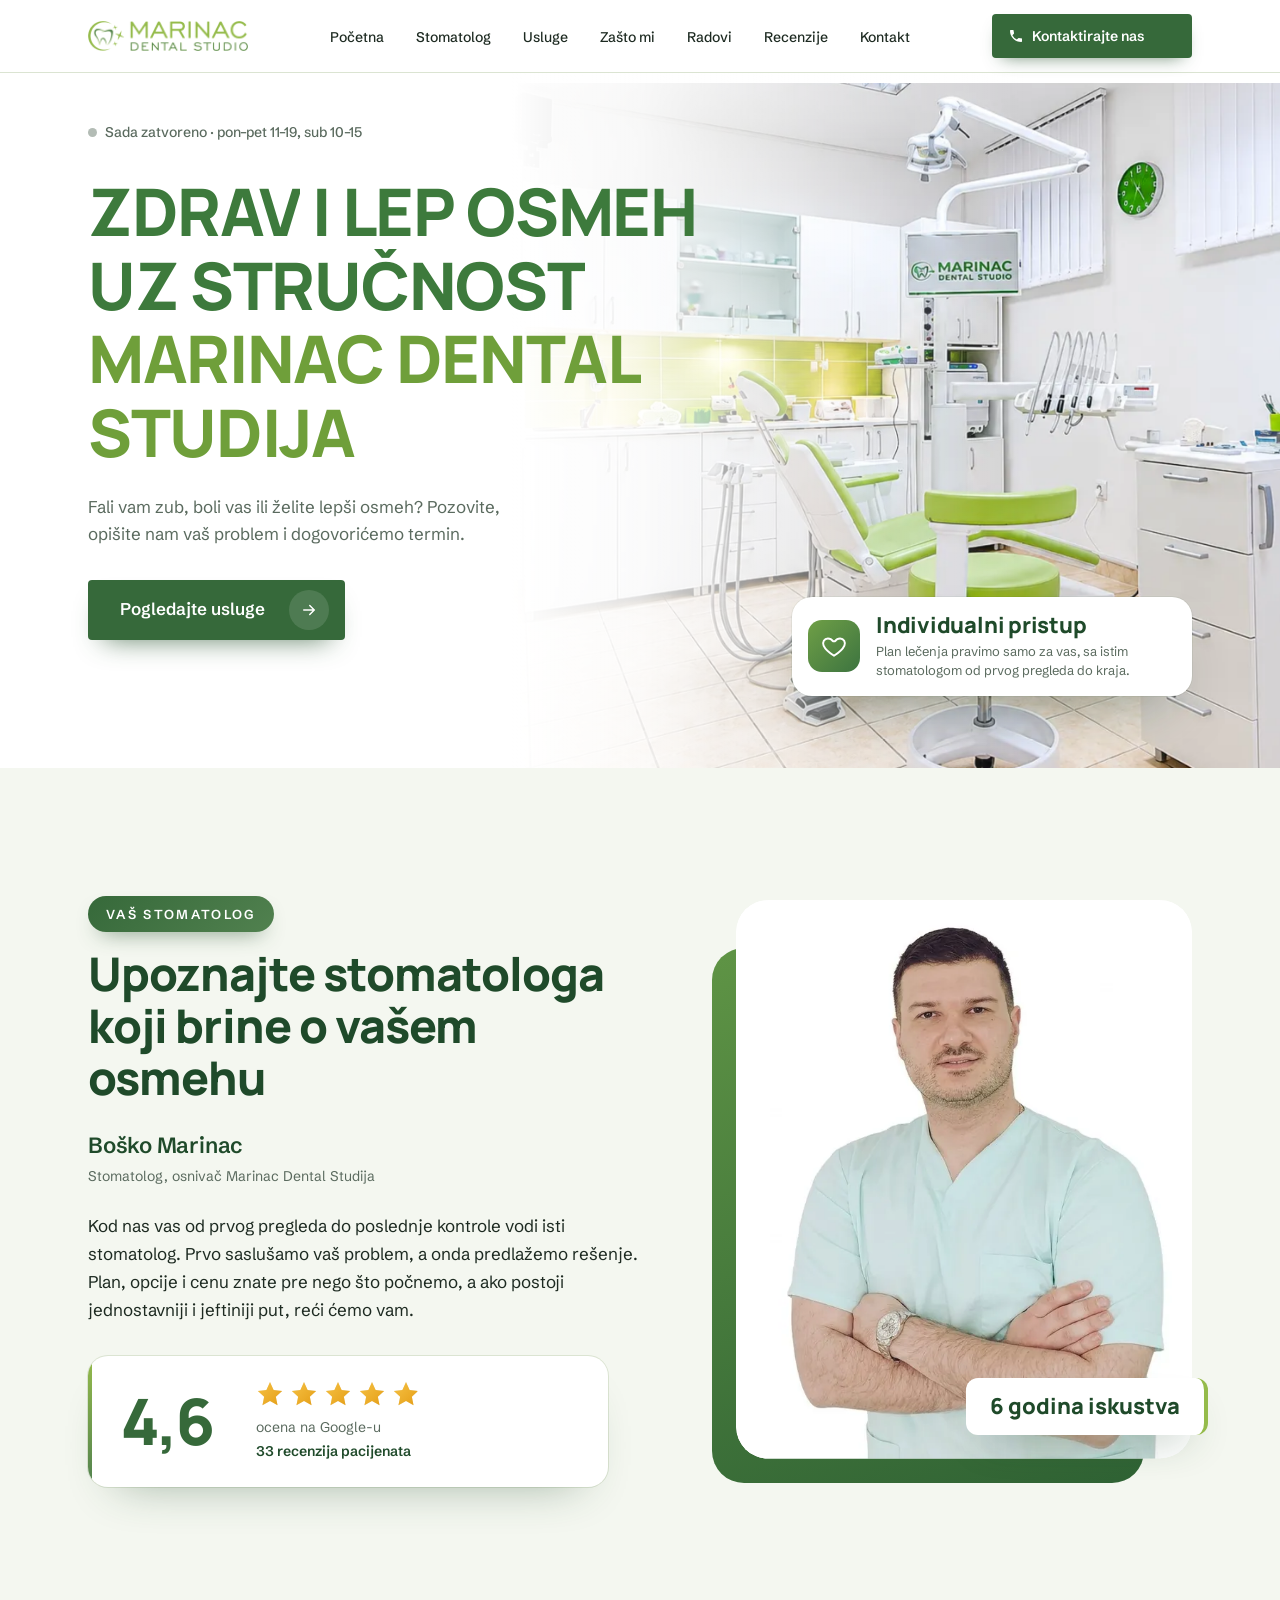
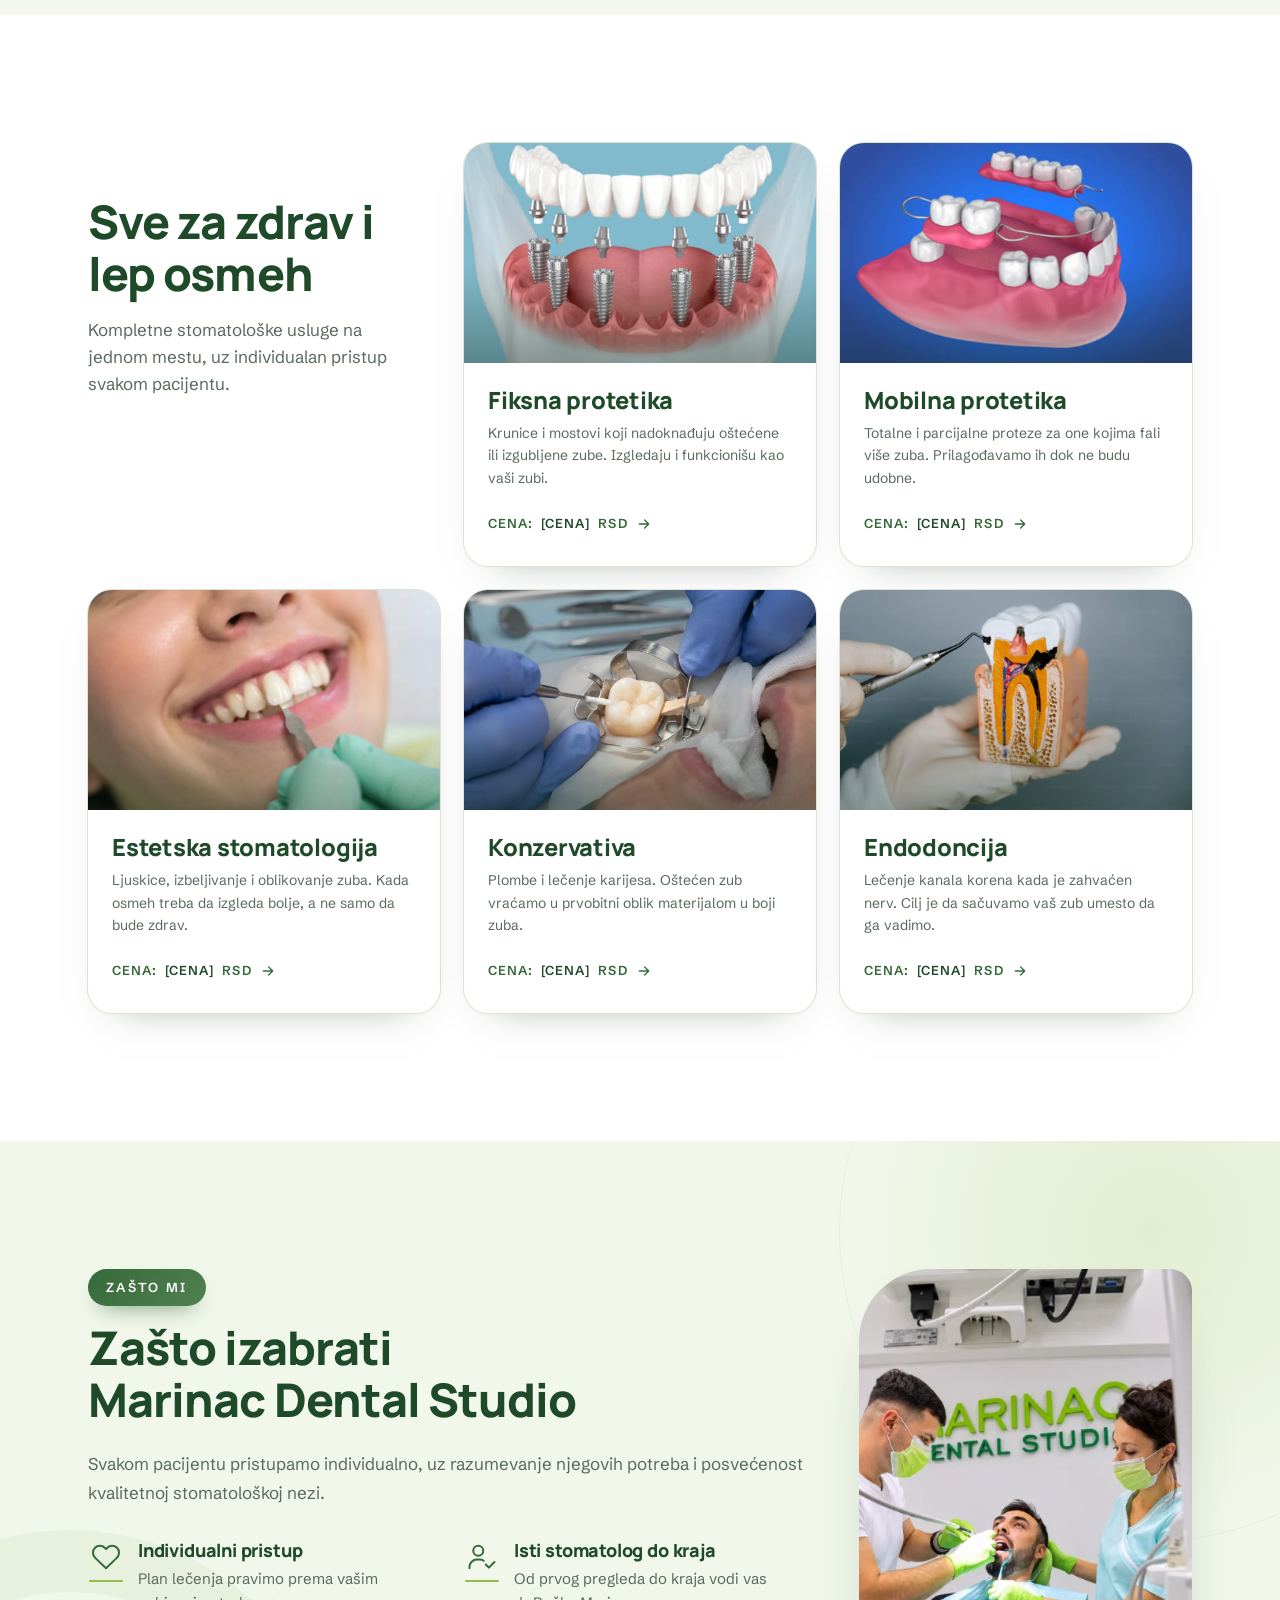
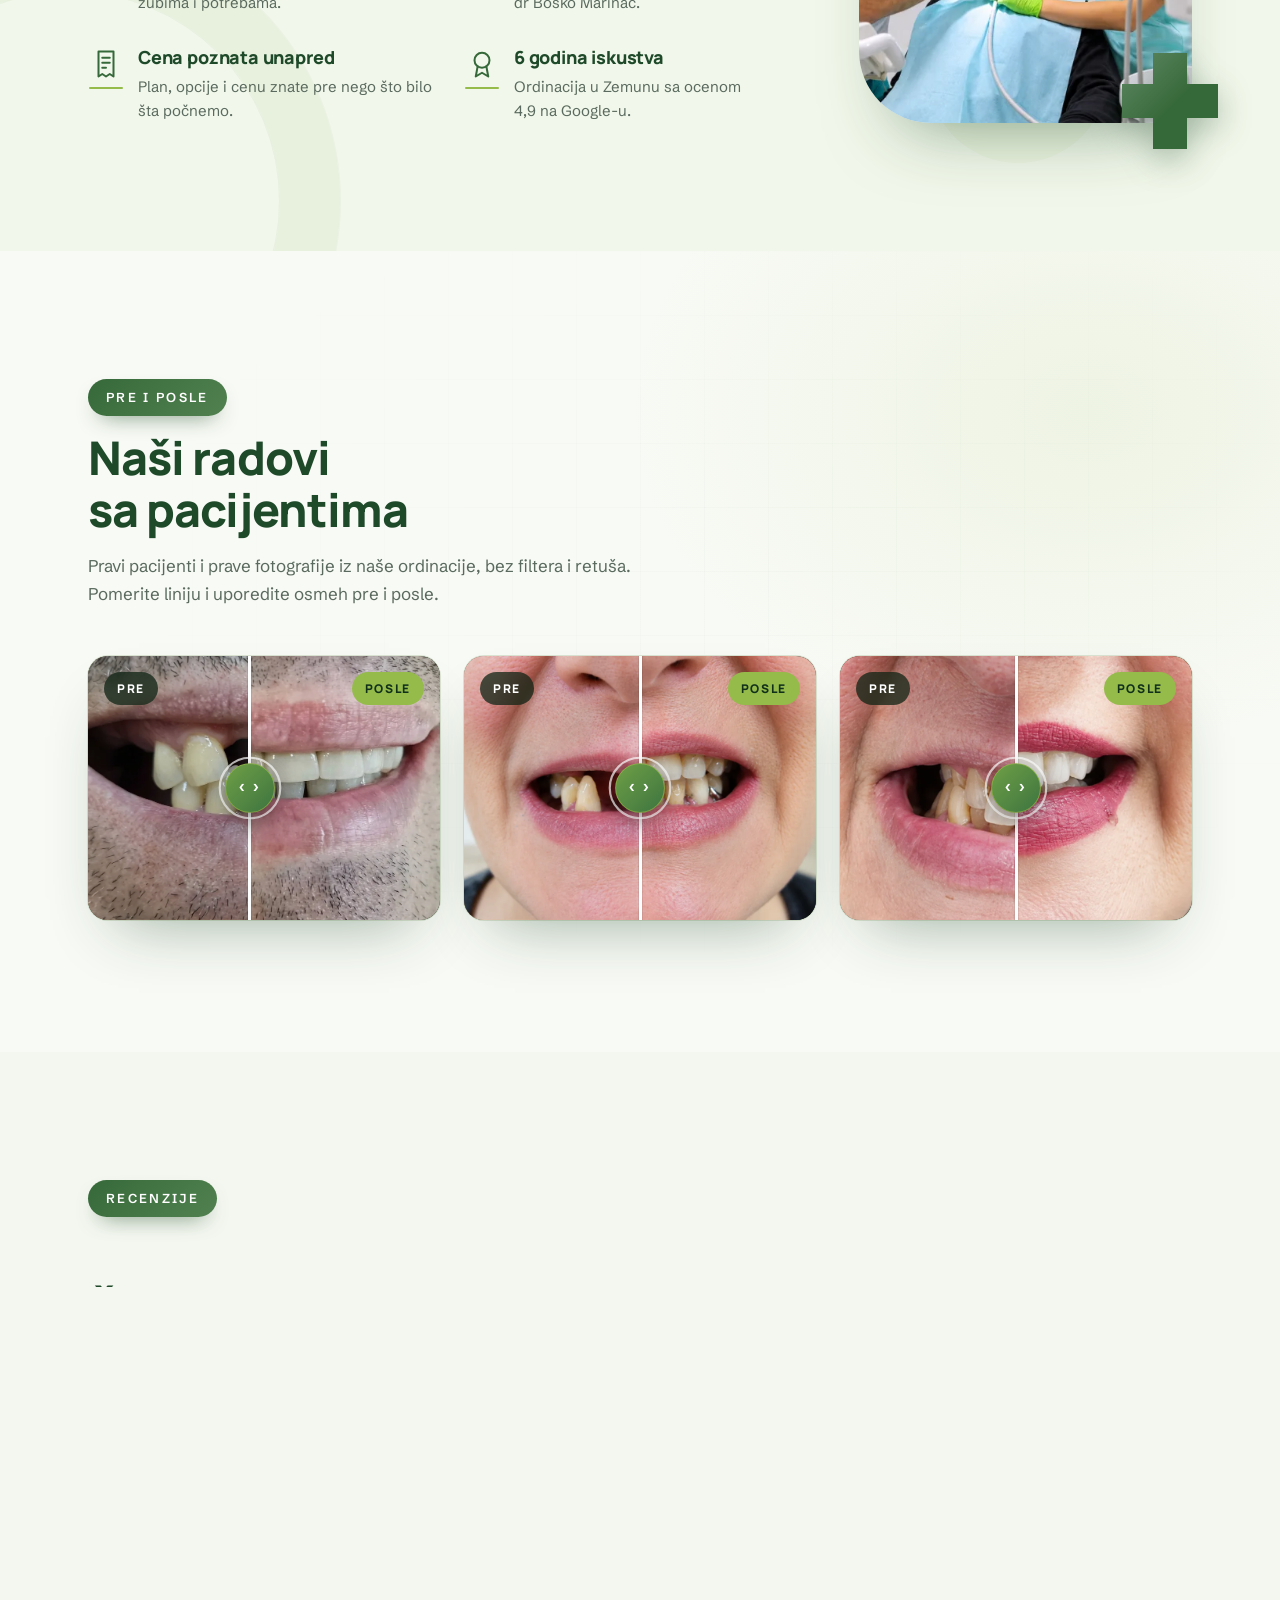
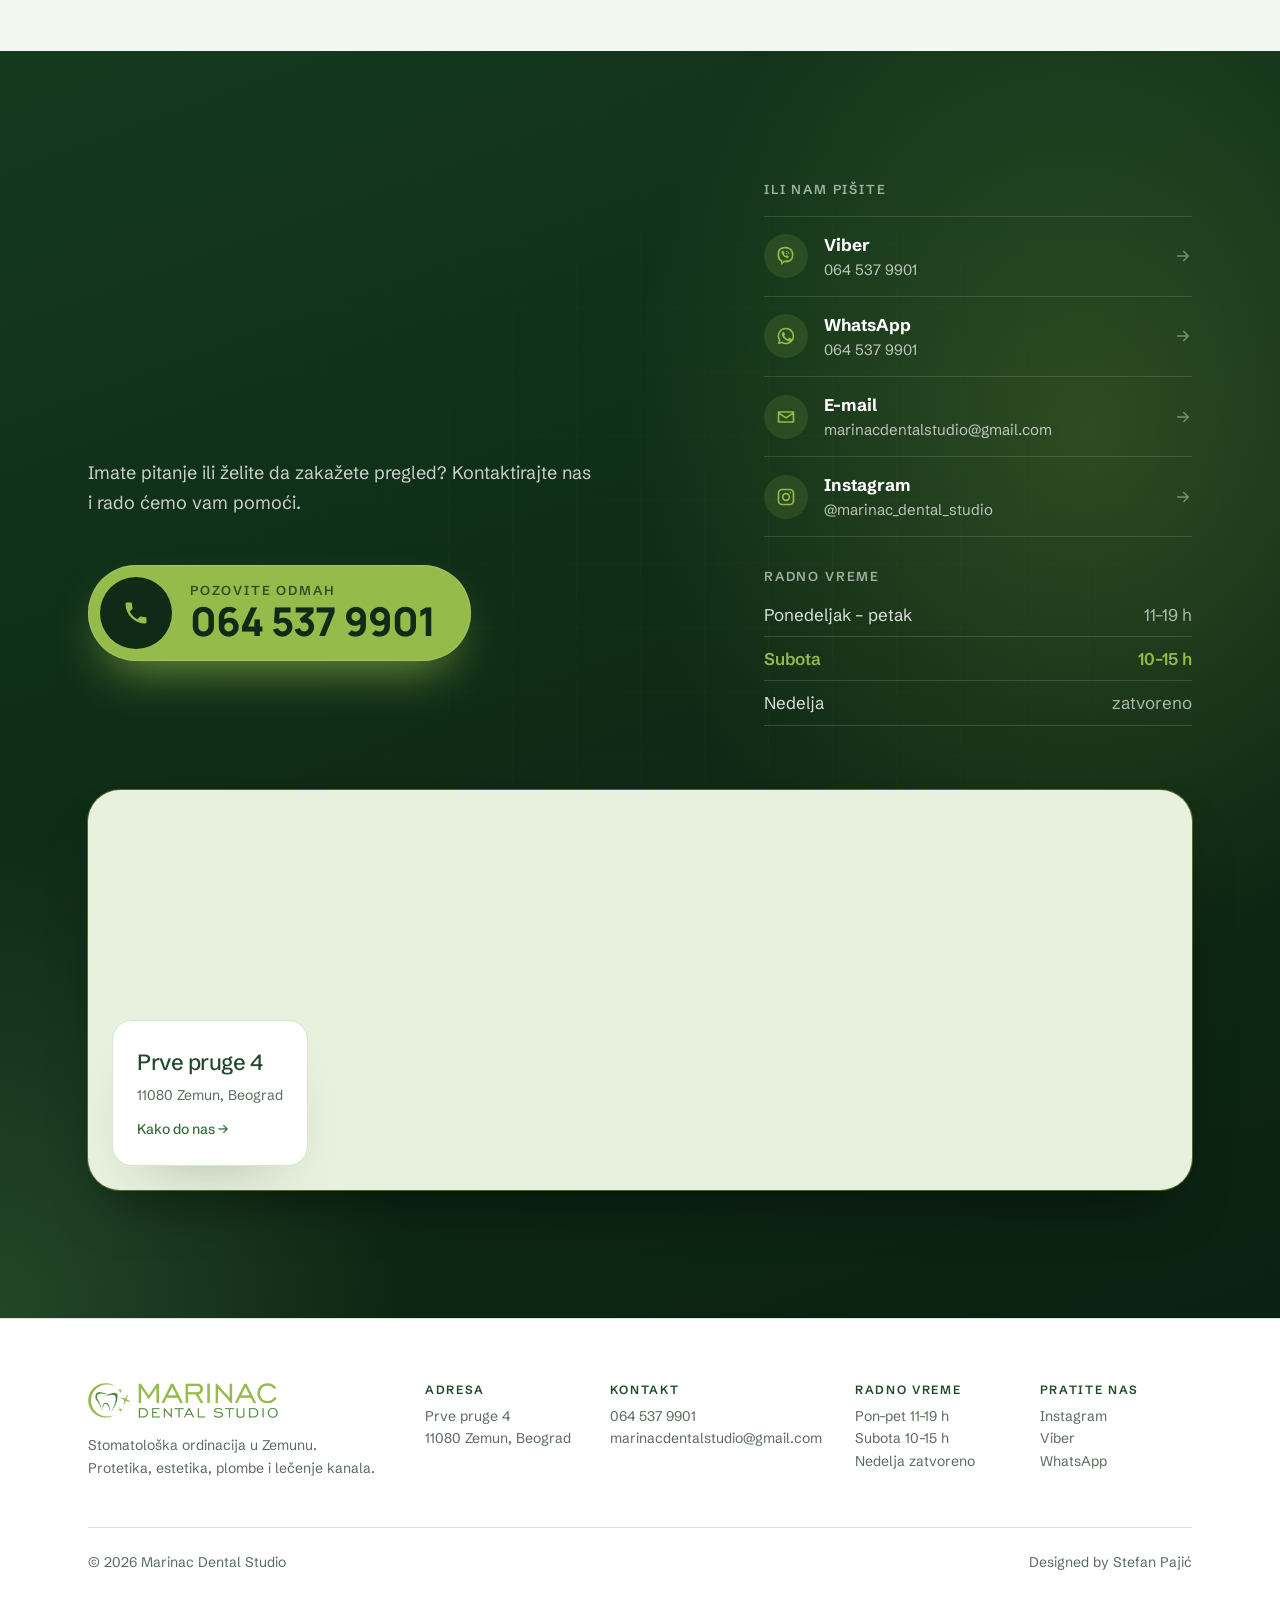
<file: index.html>
<!DOCTYPE html>
<html lang="sr">
<head>
<meta charset="utf-8">
<meta name="viewport" content="width=device-width, initial-scale=1">
<title>Marinac Dental Studio – stomatološka ordinacija u Zemunu</title>
<meta name="description" content="Stomatološka ordinacija u Zemunu, Prve pruge 4. Fiksna i mobilna protetika, estetska stomatologija, plombe i lečenje kanala. Pozovite 064 537 9901.">
<meta name="theme-color" content="#f7f9f4">
<meta property="og:type" content="website">
<meta property="og:locale" content="sr_RS">
<meta property="og:site_name" content="Marinac Dental Studio">
<meta property="og:title" content="Marinac Dental Studio – stomatološka ordinacija u Zemunu">
<meta property="og:description" content="Protetika, estetska stomatologija, plombe i lečenje kanala. Prve pruge 4, Zemun. Tel. 064 537 9901.">
<meta property="og:image" content="https://www.marinacdental.rs/og-image.jpg">
<meta property="og:image:width" content="1200">
<meta property="og:image:height" content="630">
<link rel="icon" type="image/png" sizes="32x32" href="favicon-32.png">
<link rel="apple-touch-icon" href="favicon-180.png">
<link rel="preconnect" href="https://fonts.googleapis.com">
<link rel="preconnect" href="https://fonts.gstatic.com" crossorigin>
<link href="https://fonts.googleapis.com/css2?family=Manrope:wght@800&family=Schibsted+Grotesk:wght@400;500;600&display=swap" rel="stylesheet">
<link rel="stylesheet" href="style.css">
<script type="application/ld+json">
{
  "@context": "https://schema.org",
  "@type": "Dentist",
  "name": "Marinac Dental Studio",
  "image": "https://www.marinacdental.rs/og-image.jpg",
  "telephone": "+381645379901",
  "email": "marinacdentalstudio@gmail.com",
  "address": {"@type": "PostalAddress", "streetAddress": "Prve pruge 4", "addressLocality": "Beograd – Zemun", "postalCode": "11080", "addressCountry": "RS"},
  "openingHoursSpecification": [
    {"@type": "OpeningHoursSpecification", "dayOfWeek": ["Monday","Tuesday","Wednesday","Thursday","Friday"], "opens": "11:00", "closes": "19:00"},
    {"@type": "OpeningHoursSpecification", "dayOfWeek": "Saturday", "opens": "10:00", "closes": "15:00"}
  ],
  "sameAs": ["https://www.instagram.com/marinac_dental_studio/"]
}
</script>
<script>(function(h){try{if(sessionStorage.getItem('mds-ld'))return}catch(e){}h.classList.add('is-loading')})(document.documentElement)</script>
</head>
<body>
<div class="loader" id="loader" aria-hidden="true">
  <div class="ld-in">
    <svg class="ld-mark" viewBox="0 0 150 124" width="150" height="124">
      <defs><mask id="ld-cm" maskUnits="userSpaceOnUse" x="-20" y="-20" width="190" height="170"><path class="ld-cmask" pathLength="1" d="M84 -6 A68 68 0 0 0 84 130" fill="none" stroke="#fff" stroke-width="44"/></mask></defs>
      <path class="ld-cres" mask="url(#ld-cm)" fill="#95bb4b" d="M60.9 0.6 L50.8 1.4 L43.9 3.1 L40.0 4.4 L34.0 7.0 L26.9 11.3 L21.5 15.4 L18.9 18.0 L14.3 23.1 L10.4 28.1 L6.1 36.1 L3.1 44.0 L1.6 50.8 L0.6 57.5 L0.6 62.4 L1.2 70.0 L2.4 76.1 L3.5 80.0 L6.2 87.4 L9.4 93.1 L11.9 96.9 L15.5 101.4 L20.9 107.1 L25.1 110.5 L33.2 115.5 L38.1 117.8 L42.8 119.6 L51.5 121.7 L60.0 122.4 L62.9 122.4 L71.2 121.7 L78.9 119.8 L82.2 118.6 L86.0 116.8 L87.4 115.9 L87.7 115.5 L87.1 115.4 L82.6 116.9 L77.6 117.8 L69.8 118.6 L65.4 118.6 L56.8 117.8 L52.2 116.7 L45.9 114.7 L40.0 111.7 L33.4 107.6 L29.4 104.4 L23.2 97.6 L20.7 94.4 L17.0 88.6 L14.1 82.1 L12.2 76.1 L11.1 70.6 L10.4 63.9 L10.4 59.0 L11.2 52.4 L13.1 44.2 L15.9 37.2 L19.3 31.1 L23.7 25.4 L26.6 22.0 L29.5 19.2 L34.5 15.3 L41.4 11.2 L46.0 9.0 L54.1 6.4 L60.9 5.2 L69.8 5.0 L75.9 5.5 L83.8 7.3 L87.0 8.3 L90.8 9.9 L91.9 10.0 L91.5 9.3 L90.0 8.1 L84.2 5.2 L79.5 3.4 L71.4 1.3Z"/>
      <g class="ld-teeth"><path pathLength="1" d="M56.0 71.5 L54.3 73.2 L52.9 75.1 L52.2 76.6 L51.2 79.5 L50.3 83.6 L49.5 90.2 L49.4 94.9 L49.6 96.0 L50.0 95.9 L50.6 94.0 L51.2 90.0 L52.4 85.6 L54.1 80.8 L56.2 76.8 L57.9 75.0 L59.5 74.1 L61.5 73.9 L63.1 74.2 L65.0 75.3 L66.6 77.1 L68.5 80.0 L71.7 85.9 L75.5 96.5 L75.9 97.2 L76.4 97.2 L76.6 96.2 L75.7 88.6 L74.6 84.5 L71.8 77.1 L70.7 75.1 L68.7 72.4 L66.1 70.2 L63.8 69.4 L62.5 69.2 L61.5 69.3 L58.6 70.2Z"/><path pathLength="1" d="M95.1 35.2 L90.0 35.0 L85.6 35.3 L78.6 37.1 L64.5 41.7 L60.2 42.8 L57.6 43.1 L56.8 43.7 L56.9 44.1 L57.8 44.5 L61.2 44.8 L71.4 43.9 L81.9 42.0 L86.6 42.0 L90.1 43.0 L91.8 44.0 L93.2 45.5 L94.5 47.6 L95.6 51.8 L95.8 54.8 L95.1 62.9 L94.0 69.1 L90.8 79.1 L87.7 86.1 L82.4 96.2 L82.1 97.2 L82.3 97.6 L83.2 97.0 L84.8 95.1 L89.5 88.6 L94.7 79.2 L96.7 74.8 L98.9 68.9 L101.8 57.4 L102.9 49.2 L103.0 42.9 L102.8 41.6 L101.5 39.2 L99.9 37.4 L98.0 36.2Z"/><path pathLength="1" d="M40.1 31.9 L36.4 32.4 L33.6 33.3 L30.5 35.4 L28.8 37.1 L27.1 39.6 L26.0 42.8 L25.1 48.0 L25.2 50.2 L26.1 54.4 L27.1 57.0 L30.0 62.1 L34.9 68.4 L37.7 72.5 L41.7 80.5 L43.6 87.1 L45.5 97.1 L46.0 98.0 L46.3 97.5 L46.5 95.0 L46.4 92.2 L45.7 86.6 L44.6 82.1 L42.8 76.4 L40.6 71.0 L37.8 65.5 L34.1 59.2 L33.1 56.9 L31.9 53.2 L31.1 49.1 L31.3 46.9 L31.9 44.6 L33.1 42.2 L34.2 40.9 L37.5 38.8 L39.6 38.1 L42.9 37.5 L45.9 37.2 L62.9 38.8 L64.4 38.7 L65.0 38.1 L64.6 37.6 L63.9 37.2 L58.6 36.0 L49.8 33.4 L45.6 32.5Z"/></g>
      <g fill="#95bb4b"><path class="ld-star" style="--i:0;transform-origin:111.8px 26.4px" d="M109.6 18.3 L109.2 19.0 L109.4 23.6 L109.1 24.5 L108.4 25.3 L107.0 26.2 L103.9 27.4 L103.3 27.9 L103.3 28.3 L104.4 28.8 L108.6 28.4 L110.1 28.6 L111.3 29.8 L113.4 33.8 L114.3 34.4 L114.6 33.5 L114.4 28.9 L114.8 27.8 L116.2 26.6 L119.8 24.9 L120.2 24.3 L120.0 24.1 L118.8 23.9 L114.5 24.0 L113.5 23.7 L112.4 22.5 L110.6 19.0 L110.0 18.3Z"/><path class="ld-star" style="--i:1;transform-origin:130.4px 59.4px" d="M137.5 42.1 L137.0 42.3 L136.0 43.5 L129.7 53.8 L128.4 54.8 L127.4 54.9 L125.6 54.6 L115.2 51.8 L113.8 51.6 L113.1 51.9 L113.8 52.9 L124.6 60.0 L125.9 61.4 L125.8 63.6 L123.1 74.4 L123.0 76.0 L123.2 76.6 L123.8 76.4 L125.1 74.8 L131.1 65.0 L132.5 63.9 L134.1 64.0 L146.1 67.1 L147.2 67.2 L147.7 66.9 L147.3 66.2 L145.9 65.0 L136.2 58.9 L134.9 57.4 L134.8 56.1 L136.1 50.6 L136.7 49.0 L137.7 44.1 L137.8 42.6Z"/><path class="ld-star" style="--i:2;transform-origin:112.2px 94.4px" d="M109.6 86.2 L109.2 86.6 L109.1 87.5 L109.4 91.9 L109.1 92.6 L108.0 93.6 L104.0 95.3 L103.5 95.8 L103.4 96.2 L104.0 96.5 L109.2 96.5 L110.2 96.8 L111.7 98.4 L113.5 101.9 L114.0 102.4 L114.4 102.5 L114.7 101.9 L114.4 96.6 L114.6 95.6 L115.5 94.9 L120.5 92.7 L120.8 92.1 L120.0 91.8 L114.9 91.9 L113.6 91.6 L112.3 90.1 L110.5 86.9 L110.1 86.4Z"/></g>
    </svg>
    <img class="ld-logo" src="logo-tekst.png" width="490" height="124" alt="">
    <span class="ld-bar"><i></i></span>
    <span class="ld-sub">Stomatološka ordinacija · Zemun</span>
  </div>
</div>
<a class="skip" href="#sadrzaj">Preskoči na sadržaj</a>

<header class="site-header" id="vrh">
  <div class="container header-row">
    <a class="brand" href="#vrh" aria-label="Marinac Dental Studio, početna">
      <img src="logo.png" width="660" height="124" alt="Marinac Dental Studio">
    </a>
    <nav class="nav" id="nav" aria-label="Glavni meni">
      <ul>
        <li><a href="#vrh">Početna</a></li>
        <li><a href="#o-nama">Stomatolog</a></li>
        <li><a href="#usluge">Usluge</a></li>
        <li><a href="#zasto">Zašto mi</a></li>
        <li><a href="#pre-posle">Radovi</a></li>
        <li><a href="#recenzije">Recenzije</a></li>
        <li><a href="#kontakt">Kontakt</a></li>
      </ul>
    </nav>
    <a class="header-cta" href="#kontakt"><svg class="cta-tel" viewBox="0 0 24 24" width="16" height="16" aria-hidden="true"><path d="M6.6 10.8a15.1 15.1 0 0 0 6.6 6.6l2.2-2.2a1 1 0 0 1 1-.25 11.4 11.4 0 0 0 3.6.57 1 1 0 0 1 1 1V20a1 1 0 0 1-1 1A17 17 0 0 1 3 4a1 1 0 0 1 1-1h3.5a1 1 0 0 1 1 1c0 1.25.2 2.45.57 3.57a1 1 0 0 1-.25 1z" fill="currentColor"/></svg><span class="cta-txt" data-t="Kontaktirajte nas"><span>Kontaktirajte nas</span></span><svg class="cta-ico" viewBox="0 0 24 24" width="16" height="16" aria-hidden="true"><path d="M5 12h13M13 6l6 6-6 6" fill="none" stroke="currentColor" stroke-width="2" stroke-linecap="round" stroke-linejoin="round"/></svg></a>
    <button class="nav-toggle" aria-expanded="false" aria-controls="nav"><span class="sr">Meni</span><i></i></button>
  </div>
</header>

<main id="sadrzaj">

  <!-- HERO -->
  <section class="hero" aria-labelledby="hero-h">
    <picture class="hero-bg">
      <source srcset="ordinacija.webp" type="image/webp">
      <img src="ordinacija.jpg" width="1487" height="1026" alt="Ordinacija Marinac Dental Studio u Zemunu" fetchpriority="high">
    </picture>
    <div class="container hero-inner">
      <div class="hero-top">
        <p class="hero-status" id="status"><i></i><span id="status-txt">Pon–pet 11–19 · sub 10–15</span></p>
      </div>
      <h1 id="hero-h">Zdrav i lep osmeh <br>uz stručnost <br><em>Marinac Dental <br>Studija</em></h1>
      <p class="hero-lead">Fali vam zub, boli vas ili želite lepši osmeh? Pozovite, opišite nam vaš problem i dogovorićemo termin.</p>
      <a class="btn-hero" href="#usluge"><span class="btn-label">Pogledajte usluge</span><span class="btn-arrow" aria-hidden="true"><svg viewBox="0 0 24 24" width="18" height="18"><path d="M5 12h13M13 6l6 6-6 6" fill="none" stroke="currentColor" stroke-width="2" stroke-linecap="round" stroke-linejoin="round"/></svg></span></a>
    </div>
    <aside class="hero-card" aria-label="Individualni pristup">
      <span class="hero-card-ic" aria-hidden="true"><svg viewBox="0 0 24 24"><path d="M12 21s-7.5-4.6-9.6-9.3C1 8.4 3 5 6.4 5c2 0 3.6 1.1 4.6 2.6h2C14 6.1 15.6 5 17.6 5 21 5 23 8.4 21.6 11.7 19.5 16.4 12 21 12 21z" fill="none" stroke="currentColor" stroke-width="1.8" stroke-linejoin="round"/></svg></span>
      <div>
        <p class="hero-card-t">Individualni pristup</p>
        <p class="hero-card-s">Plan lečenja pravimo samo za vas, sa istim stomatologom od prvog pregleda do kraja.</p>
      </div>
    </aside>
  </section>

  <!-- O NAMA / DOKTOR -->
  <section class="doc" id="o-nama" aria-labelledby="doc-h">
    <div class="container doc-grid">
      <figure class="doc-media reveal">
        <div class="doc-frame">
          <picture><source srcset="doktor.webp" type="image/webp"><img src="doktor.jpg" width="640" height="783" alt="Boško Marinac, stomatolog u ordinaciji Marinac Dental Studio" loading="lazy"></picture>
        </div>
        <figcaption class="doc-badge"><b>6 godina iskustva</b></figcaption>
      </figure>

      <div class="doc-body">
        <p class="doc-eyebrow reveal">Vaš stomatolog</p>
        <h2 id="doc-h" class="reveal">Upoznajte stomatologa koji brine o vašem osmehu</h2>
        <p class="doc-name reveal"><b>Boško Marinac</b><span>Stomatolog, osnivač Marinac Dental Studija</span></p>
        <p class="doc-lead reveal">Kod nas vas od prvog pregleda do poslednje kontrole vodi isti stomatolog. Prvo saslušamo vaš problem, a onda predlažemo rešenje. Plan, opcije i cenu znate pre nego što počnemo, a ako postoji jednostavniji i jeftiniji put, reći ćemo vam.</p>

        <div class="doc-rating reveal">
          <b class="doc-score" data-to="4.9" data-dec="1">4,9</b>
          <div>
            <span class="doc-stars" role="img" aria-label="Ocena 4,9 od 5"><i style="--i:0"><svg viewBox="0 0 20 20"><use href="#zvezda"/></svg></i><i style="--i:1"><svg viewBox="0 0 20 20"><use href="#zvezda"/></svg></i><i style="--i:2"><svg viewBox="0 0 20 20"><use href="#zvezda"/></svg></i><i style="--i:3"><svg viewBox="0 0 20 20"><use href="#zvezda"/></svg></i><i style="--i:4"><svg viewBox="0 0 20 20"><use href="#zvezda"/></svg></i></span>
            <p>ocena na Google-u<b><span data-to="35">35</span> recenzija pacijenata</b></p>
          </div>
        </div>
      </div>
    </div>
  </section>

  <!-- USLUGE -->
  <section class="framed" id="usluge" aria-labelledby="usluge-h">
    <div class="container">
      <div class="window">

        <div class="svc-grid reveal">
  <div class="section-head svc-intro">
          <p class="eyebrow doc-eyebrow">Usluge</p>
          <h2 id="usluge-h">Sve za zdrav i lep osmeh</h2>
          <p>Kompletne stomatološke usluge na jednom mestu, uz individualan pristup svakom pacijentu.</p>
        </div>

          <article class="svc-item">
            <a class="svc-link" href="#kontakt" aria-label="Fiksna protetika: cena i kontakt">
              <div class="svc-media"><picture><source srcset="svc-fiksna.webp" type="image/webp"><img src="svc-fiksna.jpg" width="1000" height="668" alt="Fiksni most na implantima, prikaz donje vilice" loading="lazy"></picture></div>
              <div class="svc-body">
                <h3>Fiksna protetika</h3>
                <p>Krunice i mostovi koji nadoknađuju oštećene ili izgubljene zube. Izgledaju i funkcionišu kao vaši zubi.</p>
                <span class="svc-cta">Cena: <span class="svc-price">[CENA]</span> RSD <svg aria-hidden="true"><use href="#ic-arrow"/></svg></span>
              </div>
            </a>
          </article>
          <article class="svc-item">
            <a class="svc-link" href="#kontakt" aria-label="Mobilna protetika: cena i kontakt">
              <div class="svc-media"><picture><source srcset="svc-mobilna.webp" type="image/webp"><img src="svc-mobilna.jpg" width="1000" height="666" alt="Parcijalna proteza sa kukicama" loading="lazy"></picture></div>
              <div class="svc-body">
                <h3>Mobilna protetika</h3>
                <p>Totalne i parcijalne proteze za one kojima fali više zuba. Prilagođavamo ih dok ne budu udobne.</p>
                <span class="svc-cta">Cena: <span class="svc-price">[CENA]</span> RSD <svg aria-hidden="true"><use href="#ic-arrow"/></svg></span>
              </div>
            </a>
          </article>
          <article class="svc-item">
            <a class="svc-link" href="#kontakt" aria-label="Estetska stomatologija: cena i kontakt">
              <div class="svc-media"><picture><source srcset="svc-estetska.webp" type="image/webp"><img src="svc-estetska.jpg" width="1000" height="680" alt="Određivanje boje zuba pomoću ključa boja" loading="lazy"></picture></div>
              <div class="svc-body">
                <h3>Estetska stomatologija</h3>
                <p>Ljuskice, izbeljivanje i oblikovanje zuba. Kada osmeh treba da izgleda bolje, a ne samo da bude zdrav.</p>
                <span class="svc-cta">Cena: <span class="svc-price">[CENA]</span> RSD <svg aria-hidden="true"><use href="#ic-arrow"/></svg></span>
              </div>
            </a>
          </article>
          <article class="svc-item">
            <a class="svc-link" href="#kontakt" aria-label="Konzervativa: cena i kontakt">
              <div class="svc-media"><picture><source srcset="svc-konzervativa.webp" type="image/webp"><img src="svc-konzervativa.jpg" width="1400" height="764" alt="Kompozitna plomba na kutnjaku, rad pod koferdamom" loading="lazy"></picture></div>
              <div class="svc-body">
                <h3>Konzervativa</h3>
                <p>Plombe i lečenje karijesa. Oštećen zub vraćamo u prvobitni oblik materijalom u boji zuba.</p>
                <span class="svc-cta">Cena: <span class="svc-price">[CENA]</span> RSD <svg aria-hidden="true"><use href="#ic-arrow"/></svg></span>
              </div>
            </a>
          </article>
          <article class="svc-item">
            <a class="svc-link" href="#kontakt" aria-label="Endodoncija: cena i kontakt">
              <div class="svc-media"><picture><source srcset="svc-endo.webp" type="image/webp"><img src="svc-endo.jpg" width="1000" height="739" alt="Model zuba sa prikazom kanala korena" loading="lazy"></picture></div>
              <div class="svc-body">
                <h3>Endodoncija</h3>
                <p>Lečenje kanala korena kada je zahvaćen nerv. Cilj je da sačuvamo vaš zub umesto da ga vadimo.</p>
                <span class="svc-cta">Cena: <span class="svc-price">[CENA]</span> RSD <svg aria-hidden="true"><use href="#ic-arrow"/></svg></span>
              </div>
            </a>
          </article>
        </div>
      </div>
    </div>
  </section>


  <!-- ZAŠTO MI -->
  <section class="why" id="zasto" aria-labelledby="why-h">
    <div class="container why-grid">
      <figure class="why-media reveal">
        <picture>
          <source srcset="zasto.webp" type="image/webp">
          <img src="zasto.jpg" width="423" height="749" alt="Pregled pacijenta u ordinaciji Marinac Dental Studio" loading="lazy">
        </picture>
        <span class="why-plus" aria-hidden="true"></span>
      </figure>
      <div class="why-text reveal">
        <p class="doc-eyebrow why-pill">Zašto mi</p>
        <h2 id="why-h"><span class="why-l1">Zašto <mark>izabrati</mark></span><span class="why-l2"><mark>Marinac Dental</mark> Studio</span></h2>
        <p class="why-lead">Svakom pacijentu pristupamo individualno, uz razumevanje njegovih potreba i posvećenost kvalitetnoj stomatološkoj nezi.</p>
        <ul class="why-list">
          <li class="why-item">
            <span class="why-ico"><svg viewBox="0 0 24 24" width="30" height="30" fill="none" stroke="currentColor" stroke-width="1.6" stroke-linecap="round" stroke-linejoin="round" aria-hidden="true"><path d="M20.8 4.6a5.5 5.5 0 0 0-7.8 0L12 5.7l-1-1.1a5.5 5.5 0 0 0-7.8 7.8l1 1.1L12 21l7.8-7.5 1-1.1a5.5 5.5 0 0 0 0-7.8z"/></svg></span>
            <div><h3>Individualni pristup</h3><p>Plan lečenja pravimo prema vašim zubima i potrebama.</p></div>
          </li>
          <li class="why-item">
            <span class="why-ico"><svg viewBox="0 0 24 24" width="30" height="30" fill="none" stroke="currentColor" stroke-width="1.6" stroke-linecap="round" stroke-linejoin="round" aria-hidden="true"><circle cx="9" cy="7" r="4"/><path d="M2 21v-1a6 6 0 0 1 6-6h2a6 6 0 0 1 3.4 1"/><path d="M15 18l2.5 2.5L22 16"/></svg></span>
            <div><h3>Isti stomatolog do kraja</h3><p>Od prvog pregleda do kraja vodi vas <span class="nw">dr Boško Marinac.</span></p></div>
          </li>
          <li class="why-item">
            <span class="why-ico"><svg viewBox="0 0 24 24" width="30" height="30" fill="none" stroke="currentColor" stroke-width="1.6" stroke-linecap="round" stroke-linejoin="round" aria-hidden="true"><path d="M6 2h12v20l-3-2-3 2-3-2-3 2z"/><path d="M9 7h6M9 11h6M9 15h3"/></svg></span>
            <div><h3>Cena poznata unapred</h3><p>Plan, opcije i cenu znate pre nego što bilo šta počnemo.</p></div>
          </li>
          <li class="why-item">
            <span class="why-ico"><svg viewBox="0 0 24 24" width="30" height="30" fill="none" stroke="currentColor" stroke-width="1.6" stroke-linecap="round" stroke-linejoin="round" aria-hidden="true"><circle cx="12" cy="9" r="6"/><path d="M8.5 14 7 22l5-3 5 3-1.5-8"/></svg></span>
            <div><h3>6 godina iskustva</h3><p>Ordinacija u Zemunu sa ocenom <span class="nw">4,9 na Google-u.</span></p></div>
          </li>
        </ul>
      </div>
    </div>
  </section>

  <!-- PRE I POSLE -->
  <section class="pp" id="pre-posle" aria-labelledby="pp-h">
    <div class="container pp-grid">
      <div class="pp-text reveal">
        <p class="doc-eyebrow pp-eyebrow">Pre i posle</p>
        <h2 id="pp-h">Naši radovi <em>sa pacijentima</em></h2>
        <p class="pp-lead">Pravi pacijenti i prave fotografije iz naše ordinacije, bez filtera i retuša. Pomerite liniju i uporedite osmeh pre i posle.</p>
        <p class="pp-hint"><span aria-hidden="true">&#8596;</span> Prevucite liniju na fotografiji</p>
      </div>

      <div class="pp-cases">
        <figure class="pp-case reveal">
          <div class="ba" style="--pos:50%">
            <picture><source srcset="pp-posle.webp" type="image/webp"><img class="ba-after" src="pp-posle.jpg" width="900" height="675" alt="Posle: novi, ravni i svetli zubi" loading="lazy"></picture>
            <picture class="ba-before-wrap"><source srcset="pp-pre.webp" type="image/webp"><img class="ba-before" src="pp-pre.jpg" width="900" height="675" alt="Pre: oštećeni zubi i zubi koji nedostaju" loading="lazy"></picture>
            <span class="ba-label ba-label-l">Pre</span>
            <span class="ba-label ba-label-r">Posle</span>
            <span class="ba-handle" aria-hidden="true"><span class="ba-knob"><svg viewBox="0 0 24 24" width="18" height="18" fill="none" stroke="currentColor" stroke-width="2.4" stroke-linecap="round" stroke-linejoin="round"><path d="M9 6l-6 6 6 6M15 6l6 6-6 6"/></svg></span></span>
            <input class="ba-range" type="range" min="0" max="100" value="50" aria-label="Slučaj 1: uporedi fotografiju pre i posle">
          </div>
        </figure>
        <figure class="pp-case reveal">
          <div class="ba" style="--pos:50%">
            <picture><source srcset="pp2-posle.webp" type="image/webp"><img class="ba-after" src="pp2-posle.jpg" width="900" height="675" alt="Posle: nadoknađeni zubi koji su nedostajali" loading="lazy"></picture>
            <picture class="ba-before-wrap"><source srcset="pp2-pre.webp" type="image/webp"><img class="ba-before" src="pp2-pre.jpg" width="900" height="675" alt="Pre: nedostaju gornji prednji zubi" loading="lazy"></picture>
            <span class="ba-label ba-label-l">Pre</span>
            <span class="ba-label ba-label-r">Posle</span>
            <span class="ba-handle" aria-hidden="true"><span class="ba-knob"><svg viewBox="0 0 24 24" width="18" height="18" fill="none" stroke="currentColor" stroke-width="2.4" stroke-linecap="round" stroke-linejoin="round"><path d="M9 6l-6 6 6 6M15 6l6 6-6 6"/></svg></span></span>
            <input class="ba-range" type="range" min="0" max="100" value="50" aria-label="Slučaj 2: uporedi fotografiju pre i posle">
          </div>
        </figure>
        <figure class="pp-case reveal">
          <div class="ba" style="--pos:50%">
            <picture><source srcset="pp3-posle.webp" type="image/webp"><img class="ba-after" src="pp3-posle.jpg" width="900" height="675" alt="Posle: novi beli prednji zubi" loading="lazy"></picture>
            <picture class="ba-before-wrap"><source srcset="pp3-pre.webp" type="image/webp"><img class="ba-before" src="pp3-pre.jpg" width="900" height="675" alt="Pre: oštećeni i obojeni prednji zubi" loading="lazy"></picture>
            <span class="ba-label ba-label-l">Pre</span>
            <span class="ba-label ba-label-r">Posle</span>
            <span class="ba-handle" aria-hidden="true"><span class="ba-knob"><svg viewBox="0 0 24 24" width="18" height="18" fill="none" stroke="currentColor" stroke-width="2.4" stroke-linecap="round" stroke-linejoin="round"><path d="M9 6l-6 6 6 6M15 6l6 6-6 6"/></svg></span></span>
            <input class="ba-range" type="range" min="0" max="100" value="50" aria-label="Slučaj 3: uporedi fotografiju pre i posle">
          </div>
        </figure>
      </div>
      <div class="pp-nav">
        <button class="rv-btn pp-prev" type="button" aria-label="Prethodni slučaj" disabled><svg viewBox="0 0 24 24" width="20" height="20" fill="none" stroke="currentColor" stroke-width="2.2" stroke-linecap="round" stroke-linejoin="round"><path d="M15 6l-6 6 6 6"/></svg></button>
        <span class="pp-dots" aria-hidden="true"><i class="on"></i><i></i><i></i></span>
        <button class="rv-btn rv-next pp-next" type="button" aria-label="Sledeći slučaj"><svg viewBox="0 0 24 24" width="20" height="20" fill="none" stroke="currentColor" stroke-width="2.2" stroke-linecap="round" stroke-linejoin="round"><path d="M9 6l6 6-6 6"/></svg></button>
      </div>
    </div>
  </section>

  <!-- RECENZIJE -->
  <section class="rv" id="recenzije" aria-labelledby="rv-h">
    <div class="container rv-grid">
      <div class="rv-head reveal">
        <p class="doc-eyebrow">Recenzije</p>
        <h2 id="rv-h">Šta kažu <em>naši pacijenti</em></h2>
        <p class="rv-lead">Najbolja preporuka su reči ljudi koji su već bili kod nas. Ovo su njihove recenzije sa Google-a, prenete bez izmena.</p>
        <div class="rv-nav">
          <button class="rv-btn rv-prev" type="button" aria-label="Prethodna recenzija" disabled><svg viewBox="0 0 24 24" width="20" height="20" fill="none" stroke="currentColor" stroke-width="2.2" stroke-linecap="round" stroke-linejoin="round"><path d="M15 6l-6 6 6 6"/></svg></button>
          <button class="rv-btn rv-next" type="button" aria-label="Sledeća recenzija"><svg viewBox="0 0 24 24" width="20" height="20" fill="none" stroke="currentColor" stroke-width="2.2" stroke-linecap="round" stroke-linejoin="round"><path d="M9 6l6 6-6 6"/></svg></button>
        </div>
      </div>
      <div class="rv-viewport reveal">
        <ul class="rv-track" aria-label="Recenzije pacijenata">
          <li class="rv-card">
            <div class="rv-top">
              <span class="rv-av" style="--av:#3d6b2a" aria-hidden="true">B</span>
              <div><p class="rv-name">Bojana Simanovic</p><p class="rv-meta">4 recenzije</p></div>
              <span class="rv-src">Google</span>
            </div>
            <div class="rv-rate"><span class="rv-stars" role="img" aria-label="Ocena 5 od 5"><svg viewBox="0 0 20 20" width="18" height="18" aria-hidden="true"><path fill="currentColor" d="M10 1.5l2.6 5.6 6.1.7-4.5 4.2 1.2 6L10 15l-5.4 3 1.2-6L1.3 7.8l6.1-.7z"/></svg><svg viewBox="0 0 20 20" width="18" height="18" aria-hidden="true"><path fill="currentColor" d="M10 1.5l2.6 5.6 6.1.7-4.5 4.2 1.2 6L10 15l-5.4 3 1.2-6L1.3 7.8l6.1-.7z"/></svg><svg viewBox="0 0 20 20" width="18" height="18" aria-hidden="true"><path fill="currentColor" d="M10 1.5l2.6 5.6 6.1.7-4.5 4.2 1.2 6L10 15l-5.4 3 1.2-6L1.3 7.8l6.1-.7z"/></svg><svg viewBox="0 0 20 20" width="18" height="18" aria-hidden="true"><path fill="currentColor" d="M10 1.5l2.6 5.6 6.1.7-4.5 4.2 1.2 6L10 15l-5.4 3 1.2-6L1.3 7.8l6.1-.7z"/></svg><svg viewBox="0 0 20 20" width="18" height="18" aria-hidden="true"><path fill="currentColor" d="M10 1.5l2.6 5.6 6.1.7-4.5 4.2 1.2 6L10 15l-5.4 3 1.2-6L1.3 7.8l6.1-.7z"/></svg></span><span class="rv-time">pre godinu dana</span></div>
            <blockquote class="rv-text"><p>Sve preporuke! Izvrstan stomatolog, potpuno posvećen pacijentima. Pored toga super atmosfera, opušteno i prijatno.</p></blockquote>
            <button class="rv-more" type="button" aria-expanded="false" hidden>Pročitaj više</button>
          </li>
          <li class="rv-card">
            <div class="rv-top">
              <span class="rv-av" style="--av:#00897b" aria-hidden="true">V</span>
              <div><p class="rv-name">Vaso Pavlović</p><p class="rv-meta">1 recenzija</p></div>
              <span class="rv-src">Google</span>
            </div>
            <div class="rv-rate"><span class="rv-stars" role="img" aria-label="Ocena 5 od 5"><svg viewBox="0 0 20 20" width="18" height="18" aria-hidden="true"><path fill="currentColor" d="M10 1.5l2.6 5.6 6.1.7-4.5 4.2 1.2 6L10 15l-5.4 3 1.2-6L1.3 7.8l6.1-.7z"/></svg><svg viewBox="0 0 20 20" width="18" height="18" aria-hidden="true"><path fill="currentColor" d="M10 1.5l2.6 5.6 6.1.7-4.5 4.2 1.2 6L10 15l-5.4 3 1.2-6L1.3 7.8l6.1-.7z"/></svg><svg viewBox="0 0 20 20" width="18" height="18" aria-hidden="true"><path fill="currentColor" d="M10 1.5l2.6 5.6 6.1.7-4.5 4.2 1.2 6L10 15l-5.4 3 1.2-6L1.3 7.8l6.1-.7z"/></svg><svg viewBox="0 0 20 20" width="18" height="18" aria-hidden="true"><path fill="currentColor" d="M10 1.5l2.6 5.6 6.1.7-4.5 4.2 1.2 6L10 15l-5.4 3 1.2-6L1.3 7.8l6.1-.7z"/></svg><svg viewBox="0 0 20 20" width="18" height="18" aria-hidden="true"><path fill="currentColor" d="M10 1.5l2.6 5.6 6.1.7-4.5 4.2 1.2 6L10 15l-5.4 3 1.2-6L1.3 7.8l6.1-.7z"/></svg></span><span class="rv-time">pre 9 meseci</span></div>
            <blockquote class="rv-text"><p>Vrhunska usluga, preciznost i stručno znanje na jednom mestu. Sve pohvale!</p></blockquote>
            <button class="rv-more" type="button" aria-expanded="false" hidden>Pročitaj više</button>
          </li>
          <li class="rv-card">
            <div class="rv-top">
              <img class="rv-av" src="rev-marija.png" width="48" height="48" alt="" loading="lazy">
              <div><p class="rv-name">Marija Vidric</p><p class="rv-meta">3 recenzije</p></div>
              <span class="rv-src">Google</span>
            </div>
            <div class="rv-rate"><span class="rv-stars" role="img" aria-label="Ocena 5 od 5"><svg viewBox="0 0 20 20" width="18" height="18" aria-hidden="true"><path fill="currentColor" d="M10 1.5l2.6 5.6 6.1.7-4.5 4.2 1.2 6L10 15l-5.4 3 1.2-6L1.3 7.8l6.1-.7z"/></svg><svg viewBox="0 0 20 20" width="18" height="18" aria-hidden="true"><path fill="currentColor" d="M10 1.5l2.6 5.6 6.1.7-4.5 4.2 1.2 6L10 15l-5.4 3 1.2-6L1.3 7.8l6.1-.7z"/></svg><svg viewBox="0 0 20 20" width="18" height="18" aria-hidden="true"><path fill="currentColor" d="M10 1.5l2.6 5.6 6.1.7-4.5 4.2 1.2 6L10 15l-5.4 3 1.2-6L1.3 7.8l6.1-.7z"/></svg><svg viewBox="0 0 20 20" width="18" height="18" aria-hidden="true"><path fill="currentColor" d="M10 1.5l2.6 5.6 6.1.7-4.5 4.2 1.2 6L10 15l-5.4 3 1.2-6L1.3 7.8l6.1-.7z"/></svg><svg viewBox="0 0 20 20" width="18" height="18" aria-hidden="true"><path fill="currentColor" d="M10 1.5l2.6 5.6 6.1.7-4.5 4.2 1.2 6L10 15l-5.4 3 1.2-6L1.3 7.8l6.1-.7z"/></svg></span><span class="rv-time">pre godinu dana</span></div>
            <blockquote class="rv-text"><p>Sve pohvale za doktora. Godinama svi porodično lečimo zube kod njega. Deci je razbio strah od zubara. Usluga je uvek bila kvalitetna. Topla preporuka!</p></blockquote>
            <button class="rv-more" type="button" aria-expanded="false" hidden>Pročitaj više</button>
          </li>
          <li class="rv-card">
            <div class="rv-top">
              <span class="rv-av" style="--av:#8e24aa" aria-hidden="true">A</span>
              <div><p class="rv-name">Aleksandra Jelicic</p><p class="rv-meta">Lokalni vodič · 10 recenzija</p></div>
              <span class="rv-src">Google</span>
            </div>
            <div class="rv-rate"><span class="rv-stars" role="img" aria-label="Ocena 5 od 5"><svg viewBox="0 0 20 20" width="18" height="18" aria-hidden="true"><path fill="currentColor" d="M10 1.5l2.6 5.6 6.1.7-4.5 4.2 1.2 6L10 15l-5.4 3 1.2-6L1.3 7.8l6.1-.7z"/></svg><svg viewBox="0 0 20 20" width="18" height="18" aria-hidden="true"><path fill="currentColor" d="M10 1.5l2.6 5.6 6.1.7-4.5 4.2 1.2 6L10 15l-5.4 3 1.2-6L1.3 7.8l6.1-.7z"/></svg><svg viewBox="0 0 20 20" width="18" height="18" aria-hidden="true"><path fill="currentColor" d="M10 1.5l2.6 5.6 6.1.7-4.5 4.2 1.2 6L10 15l-5.4 3 1.2-6L1.3 7.8l6.1-.7z"/></svg><svg viewBox="0 0 20 20" width="18" height="18" aria-hidden="true"><path fill="currentColor" d="M10 1.5l2.6 5.6 6.1.7-4.5 4.2 1.2 6L10 15l-5.4 3 1.2-6L1.3 7.8l6.1-.7z"/></svg><svg viewBox="0 0 20 20" width="18" height="18" aria-hidden="true"><path fill="currentColor" d="M10 1.5l2.6 5.6 6.1.7-4.5 4.2 1.2 6L10 15l-5.4 3 1.2-6L1.3 7.8l6.1-.7z"/></svg></span><span class="rv-time">pre 3 godine</span></div>
            <blockquote class="rv-text"><p>Dr. Boško izuzetno profesionalan i ljubazan. Mom ocu je uradio totalnu donju protezu koja mu stoji čak i bez Corega lepka, drugim rečima tehnički urađeno savršeno! I to samo uz par odlazaka. Za svaku preporuku!</p></blockquote>
            <button class="rv-more" type="button" aria-expanded="false" hidden>Pročitaj više</button>
          </li>
        </ul>
      </div>
    </div>
  </section>

  <!-- KONTAKT -->
  <section class="contact" id="kontakt" aria-labelledby="kontakt-h">
    <div class="container">
      <div class="ct-grid">
        <div class="ct-main reveal">
          <p class="doc-eyebrow pp-eyebrow">Kontakt</p>
          <h2 id="kontakt-h">Zakažite <em>svoj termin</em></h2>
          <p class="ct-lead">Imate pitanje ili želite da zakažete pregled? Kontaktirajte nas i rado ćemo vam pomoći.</p>
          <a class="ct-call" href="tel:+381645379901">
            <span class="ct-call-ico" aria-hidden="true"><svg viewBox="0 0 24 24" width="28" height="28"><use href="#ic-tel"/></svg></span>
            <span class="ct-call-txt"><small class="ct-call-sm">Pozovite odmah</small>064 537 9901</span>
          </a>
        </div>

        <div class="ct-side reveal">
          <p class="ct-side-title">Ili nam pišite</p>
          <ul class="ct-links">
            <li><a href="viber://chat?number=%2B381645379901"><span class="ct-ico"><svg aria-hidden="true"><use href="#ic-viber"/></svg></span><span><b>Viber</b>064 537 9901</span><svg class="ct-arr" viewBox="0 0 24 24" width="18" height="18" aria-hidden="true"><use href="#ic-arrow"/></svg></a></li>
            <li><a href="https://wa.me/381645379901" target="_blank" rel="noopener"><span class="ct-ico"><svg aria-hidden="true"><use href="#ic-wa"/></svg></span><span><b>WhatsApp</b>064 537 9901</span><svg class="ct-arr" viewBox="0 0 24 24" width="18" height="18" aria-hidden="true"><use href="#ic-arrow"/></svg></a></li>
            <li><a href="mailto:marinacdentalstudio@gmail.com"><span class="ct-ico"><svg aria-hidden="true" viewBox="0 0 24 24"><path fill="none" stroke="currentColor" stroke-width="2" stroke-linecap="round" stroke-linejoin="round" d="M3 6h18v12H3zM3 7l9 6 9-6"/></svg></span><span><b>E-mail</b>marinacdentalstudio@gmail.com</span><svg class="ct-arr" viewBox="0 0 24 24" width="18" height="18" aria-hidden="true"><use href="#ic-arrow"/></svg></a></li>
            <li><a href="https://www.instagram.com/marinac_dental_studio/" target="_blank" rel="noopener"><span class="ct-ico"><svg aria-hidden="true"><use href="#ic-ig"/></svg></span><span><b>Instagram</b>@marinac_dental_studio</span><svg class="ct-arr" viewBox="0 0 24 24" width="18" height="18" aria-hidden="true"><use href="#ic-arrow"/></svg></a></li>
          </ul>
          <div class="hours">
            <h3>Radno vreme</h3>
            <table>
              <tr><th scope="row">Ponedeljak – petak</th><td>11–19 h</td></tr>
              <tr><th scope="row">Subota</th><td>10–15 h</td></tr>
              <tr><th scope="row">Nedelja</th><td>zatvoreno</td></tr>
            </table>
          </div>
        </div>
      </div>
    </div>

    <div class="container map-wrap">
      <iframe class="map" title="Mapa: Marinac Dental Studio, Prve pruge 4, Zemun" src="https://maps.google.com/maps?q=Prve%20pruge%204%2C%2011080%20Zemun&z=16&output=embed" loading="lazy" referrerpolicy="no-referrer-when-downgrade"></iframe>
      <a class="map-card" href="https://www.google.com/maps/dir/?api=1&destination=Prve+pruge+4,+11080+Zemun" target="_blank" rel="noopener">
        <b>Prve pruge 4</b> 11080 Zemun, Beograd <span>Kako do nas →</span>
      </a>
    </div>
  </section>
</main>

<footer class="site-footer">
  <div class="container footer-grid">
    <div class="footer-brand">
      <img src="logo.png" width="660" height="124" alt="Marinac Dental Studio" loading="lazy">
      <p>Stomatološka ordinacija u Zemunu.<br>Protetika, estetika, plombe i lečenje kanala.</p>
    </div>
    <div>
      <h3>Adresa</h3>
      <p>Prve pruge 4<br>11080 Zemun, Beograd</p>
    </div>
    <div>
      <h3>Kontakt</h3>
      <p><a href="tel:+381645379901">064 537 9901</a><br><a href="mailto:marinacdentalstudio@gmail.com">marinacdentalstudio@gmail.com</a></p>
    </div>
    <div>
      <h3>Radno vreme</h3>
      <p>Pon–pet 11–19 h<br>Subota 10–15 h<br>Nedelja zatvoreno</p>
    </div>
    <div>
      <h3>Pratite nas</h3>
      <p><a href="https://www.instagram.com/marinac_dental_studio/" target="_blank" rel="noopener">Instagram</a><br><a href="viber://chat?number=%2B381645379901">Viber</a><br><a href="https://wa.me/381645379901" target="_blank" rel="noopener">WhatsApp</a></p>
    </div>
  </div>
  <div class="container footer-bottom">
    <p>© <span id="godina">2026</span> Marinac Dental Studio</p>
    <p class="credit">Designed by Stefan Pajić</p>
  </div>
</footer>

<nav class="quickbar" aria-label="Brzi kontakt">
  <a href="tel:+381645379901" class="qb-call">Pozovite</a>
  <a href="viber://chat?number=%2B381645379901">Viber</a>
  <a href="mailto:marinacdentalstudio@gmail.com">E-mail</a>
</nav>

<svg width="0" height="0" style="position:absolute" aria-hidden="true">
  <defs>
    <symbol id="zvezda" viewBox="0 0 20 20"><path d="M10 1.5l2.6 5.6 6.1.7-4.5 4.2 1.2 6L10 15l-5.4 3 1.2-6L1.3 7.8l6.1-.7z"/></symbol>
    <symbol id="zvezde" viewBox="0 0 100 20"><use href="#zvezda" x="0" width="20"/><use href="#zvezda" x="20" width="20"/><use href="#zvezda" x="40" width="20"/><use href="#zvezda" x="60" width="20"/><use href="#zvezda" x="80" width="20"/></symbol>
    <symbol id="zub-mali" viewBox="0 0 40 50"><path d="M7 13C5.6 6.4 11.8 3 16.2 4.8c2 .9 2.8 2 3.8 2s1.8-1.1 3.8-2C28.2 3 34.4 6.4 33 13c-.8 4-2.2 6.6-2.6 10.4-.6 6.4-1.6 14.8-3.8 20.4-.9 2.4-3.6 2.2-4-.4-.5-3.6-.8-9.2-2.6-12.4-1.8 3.2-2.1 8.8-2.6 12.4-.4 2.6-3.1 2.8-4 .4C11.2 38.2 10.2 29.8 9.6 23.4 9.2 19.6 7.8 17 7 13z"/></symbol>
    <symbol id="ic-arrow" viewBox="0 0 24 24"><path fill="none" stroke="currentColor" stroke-width="2" stroke-linecap="round" stroke-linejoin="round" d="M5 12h14M13 6l6 6-6 6"/></symbol>
    <symbol id="ic-tel" viewBox="0 0 24 24"><path fill="currentColor" d="M6.6 10.8a15.1 15.1 0 0 0 6.6 6.6l2.2-2.2c.3-.3.7-.4 1-.2 1.1.4 2.3.6 3.6.6.6 0 1 .4 1 1V20c0 .6-.4 1-1 1A17 17 0 0 1 3 4c0-.6.4-1 1-1h3.5c.6 0 1 .4 1 1 0 1.3.2 2.5.6 3.6.1.3 0 .7-.2 1z"/></symbol>
    <symbol id="ic-cal" viewBox="0 0 24 24"><path fill="currentColor" d="M7 2h2v2h6V2h2v2h3a1 1 0 0 1 1 1v15a1 1 0 0 1-1 1H4a1 1 0 0 1-1-1V5a1 1 0 0 1 1-1h3V2zm12 8H5v9h14v-9zM5 6v2h14V6H5z"/></symbol>
    <symbol id="ic-viber" viewBox="0 0 24 24"><path fill="currentColor" d="M11.4 1C8.2 1 3 1.7 2.1 7.4c-.4 2.6-.4 5.1.3 7.3.6 2 2 3.4 3.6 4V22c0 .5.6.8 1 .4l2.6-2.8c.6 0 1.2.1 1.8.1 3.2 0 8.4-.7 9.3-6.4.6-3.8 0-7-1.8-9C17 2.1 14.2 1 11.4 1zm.1 2c2.4 0 4.6.9 5.9 2.3 1.4 1.5 1.9 4 1.4 7.3-.6 4.2-4.2 4.8-7.3 4.8-.7 0-1.4 0-2-.1l-2 2.1v-2.6c-1.3-.3-2.6-1.4-3.1-3-.6-1.9-.6-4.1-.2-6.4C4.8 3.6 8.8 3 11.5 3zm-3.3 2.5c-.3 0-.6.1-.9.4-.5.5-1 1.2-.8 1.9.6 2 2.6 4.6 4.6 5.8.8.5 1.7.9 2.4 1 .7.1 1.3-.5 1.7-1 .3-.4.2-.9-.2-1.2l-1.4-1c-.4-.3-.9-.2-1.2.1l-.4.5c-.9-.4-2-1.5-2.5-2.5l.5-.4c.4-.3.4-.8.1-1.2l-1-1.4c-.2-.3-.5-.4-.9-.4zM12 6v1c1.7 0 3 1.3 3 3h1c0-2.2-1.8-4-4-4zm0 2v1c.6 0 1 .4 1 1h1c0-1.1-.9-2-2-2z"/></symbol>
    <symbol id="ic-wa" viewBox="0 0 24 24"><path fill="currentColor" d="M12 2a10 10 0 0 0-8.6 15.1L2 22l5-1.3A10 10 0 1 0 12 2zm0 2a8 8 0 1 1-4.1 14.9l-.3-.2-2.9.8.8-2.8-.2-.3A8 8 0 0 1 12 4zm-3.4 3.6c-.2 0-.5 0-.7.3-.3.3-1 1-1 2.4s1 2.8 1.2 3c.1.2 2 3.1 5 4.3 2.4 1 2.9.8 3.5.7.5 0 1.7-.7 1.9-1.4.2-.7.2-1.2.2-1.4l-.5-.3-2-1c-.3-.1-.5-.1-.7.2l-.9 1.1c-.2.2-.3.2-.6.1-.3-.2-1.3-.5-2.4-1.5-.9-.8-1.5-1.8-1.7-2.1-.2-.3 0-.4.1-.6l.5-.5.3-.5v-.5l-.9-2.2c-.2-.5-.5-.5-.7-.5h-.6z"/></symbol>
    <symbol id="ic-ig" viewBox="0 0 24 24"><path fill="currentColor" d="M7.5 2h9A5.5 5.5 0 0 1 22 7.5v9a5.5 5.5 0 0 1-5.5 5.5h-9A5.5 5.5 0 0 1 2 16.5v-9A5.5 5.5 0 0 1 7.5 2zm0 2A3.5 3.5 0 0 0 4 7.5v9A3.5 3.5 0 0 0 7.5 20h9a3.5 3.5 0 0 0 3.5-3.5v-9A3.5 3.5 0 0 0 16.5 4h-9zM12 7a5 5 0 1 1 0 10 5 5 0 0 1 0-10zm0 2a3 3 0 1 0 0 6 3 3 0 0 0 0-6zm5.3-3.3a1 1 0 1 1 0 2 1 1 0 0 1 0-2z"/></symbol>
  </defs>
</svg>
<script src="main.js" defer></script>
</body>
</html>
</file>
<file: style.css>
/* =========================================================
   Marinac Dental Studio – dizajn sistem
   Svetla osnova, zelene iz loga (#95BB4B limeta, #51814F zelena)
   ========================================================= */
:root {
  /* Boje */
  --c-white: #ffffff;
  --c-bg: #f4f7f0;          /* pozadina strane */
  --c-tint: #e8f0de;        /* svetlo zelena povrsina */
  --c-line: #dbe4d2;
  --c-head: #1f4a2a;        /* naslovi – duboka zelena */
  --c-text: #1d2a21;
  --c-muted: #5a6a5e;
  --c-lime: #95bb4b;        /* limeta iz loga */
  --c-green: #51814f;       /* zelena iz loga */
  --c-green-d: #36693a;     /* tamnija – dugmad, tekst */
  --c-green-dd: #23502b;
  --g-brand: linear-gradient(135deg, #6f9f46 0%, #3d7440 100%);
  --g-panel: linear-gradient(160deg, #5f9445 0%, #2f6234 100%);
  --shadow: 0 30px 60px -36px rgba(31, 74, 42, .35);

  /* Tipografija – jedna porodica, kontrast kroz velicinu i tezinu */
  --f: "Schibsted Grotesk", "Helvetica Neue", Arial, sans-serif;
  --fs-1: 0.875rem;                               /* 14 */
  --fs-2: 1.0625rem;                              /* 17 */
  --fs-3: 1.375rem;                               /* 22 */
  --fs-4: clamp(1.75rem, 1.3rem + 1.6vw, 2.5rem); /* 28–40 */
  --fs-5: clamp(2.25rem, 1.4rem + 3.4vw, 4rem);   /* 36–64 */
  --fs-6: clamp(2.6rem, 1.2rem + 5.2vw, 5.25rem); /* 42–84 */

  /* Razmaci */
  --s-1: 4px;  --s-2: 8px;  --s-3: 16px; --s-4: 24px;
  --s-5: 32px; --s-6: 48px; --s-7: 64px; --s-8: 96px;

  --r-lg: 32px;
  --r: 20px;
  --r-sm: 12px;
  --container: 1280px;
  --ease: cubic-bezier(.2, .7, .2, 1);
}

/* ---------- osnova ---------- */
*, *::before, *::after { box-sizing: border-box; }
* { margin: 0; }
html { scroll-behavior: smooth; scroll-padding-top: 88px; -webkit-text-size-adjust: 100%; }
body {
  font-family: var(--f);
  font-size: var(--fs-2);
  line-height: 1.6;
  color: var(--c-text);
  background: var(--c-bg);
  -webkit-font-smoothing: antialiased;
  padding-bottom: 64px;
}
img, picture, svg, iframe { display: block; max-width: 100%; }
img { height: auto; }
a { color: inherit; }
ul, ol { padding: 0; list-style: none; }
button, input, select, textarea { font: inherit; color: inherit; }
h1, h2, h3 { color: var(--c-head); font-weight: 500; letter-spacing: -0.035em; line-height: 1.02; }
h2 { font-size: var(--fs-5); }
h3 { font-size: var(--fs-3); letter-spacing: -0.02em; line-height: 1.2; }
p { max-width: 68ch; }
:focus-visible { outline: 2px solid var(--c-green-d); outline-offset: 3px; border-radius: 6px; }
::selection { background: var(--c-lime); color: var(--c-text); }

.container { width: min(100% - 2 * var(--s-4), var(--container)); margin-inline: auto; }
.sr { position: absolute; width: 1px; height: 1px; overflow: hidden; clip: rect(0 0 0 0); white-space: nowrap; }
.skip { position: absolute; left: var(--s-3); top: -100px; z-index: 100; background: var(--c-green-d); color: #fff; padding: var(--s-2) var(--s-3); border-radius: var(--r-sm); }
.skip:focus { top: var(--s-3); }
.center { text-align: center; }
.center p { margin-inline: auto; }
.mt-6 { margin-top: var(--s-6); }
.note { font-size: var(--fs-1); color: var(--c-green-d); }

.eyebrow { font-size: 12px; font-weight: 500; letter-spacing: .16em; text-transform: uppercase; color: var(--c-green-d); margin-bottom: var(--s-3); }
.section-head { margin-bottom: var(--s-6); }
.section-head h2 { margin-bottom: var(--s-3); }
.section-head p { color: var(--c-muted); max-width: 52ch; }
.section-head .note { margin-top: var(--s-2); color: var(--c-green-d); }

.panel { background: var(--c-white); border-radius: var(--r-lg); padding: var(--s-6) var(--s-4); box-shadow: var(--shadow); }
@media (min-width: 768px) { .panel { padding: var(--s-7); } }

/* ---------- dugmad ---------- */
.btn {
  display: inline-flex; align-items: center; justify-content: center; gap: var(--s-2);
  min-height: 52px; padding: 0 var(--s-4);
  border-radius: 999px; border: 1px solid transparent;
  font-weight: 500; font-size: var(--fs-2); text-decoration: none; cursor: pointer;
  transition: background-color .2s var(--ease), color .2s var(--ease), border-color .2s var(--ease), transform .2s var(--ease), box-shadow .2s var(--ease), filter .2s;
}
.btn svg { width: 18px; height: 18px; }
.btn:active { transform: translateY(1px) scale(.98); }
.btn-green { background: var(--g-brand); color: #fff; box-shadow: 0 10px 24px -12px rgba(54, 105, 58, .7); }
.btn-green:hover { filter: brightness(1.08); box-shadow: 0 14px 28px -12px rgba(54, 105, 58, .8); }
.btn-ghost, .btn-outline { background: #fff; border-color: var(--c-line); color: var(--c-head); }
.btn-ghost:hover, .btn-outline:hover { border-color: var(--c-green); color: var(--c-green-d); }
.btn-outline { border-color: var(--c-green); }
.btn-sm { min-height: 40px; padding: 0 var(--s-4); font-size: var(--fs-1); }

/* ---------- header (tamni) ---------- */
.site-header { position: sticky; top: 0; z-index: 50; background: #fff; border-bottom: 1px solid var(--c-line); }
.header-row { display: flex; align-items: center; gap: var(--s-4); min-height: 72px; }
.brand img { width: 160px; }
.nav { margin-inline: auto; }
.nav ul { display: flex; gap: var(--s-5); }
.nav a { text-decoration: none; font-size: var(--fs-1); font-weight: 500; color: var(--c-text); padding: var(--s-2) 0; position: relative; transition: color .2s; }
.nav a::after { content: ""; position: absolute; left: 0; right: 0; bottom: 0; height: 2px; background: var(--c-lime); transform: scaleX(0); transform-origin: left; transition: transform .25s var(--ease); }
.nav a:hover { color: var(--c-green-d); }
.nav a:hover::after { transform: scaleX(1); }
.header-tel { text-decoration: none; font-weight: 500; font-size: var(--fs-1); white-space: nowrap; color: var(--c-head); transition: color .2s; }
.header-tel:hover { color: var(--c-green); }
.header-cta { display: inline-flex; align-items: center; min-height: 44px; padding: 0 var(--s-4); border-radius: 4px; background: var(--c-green-d); color: #fff; font-size: var(--fs-1); font-weight: 600; text-decoration: none; transition: background-color .2s, transform .2s; }
.header-cta:hover { background: var(--c-green-dd); }
.header-cta:active { transform: translateY(1px); }
.nav-toggle { display: none; }

@media (max-width: 959px) {
  .header-row { min-height: 64px; }
  .brand img { width: 136px; }
  .header-tel, .header-cta { display: none; }
  .nav-toggle { display: grid; place-items: center; margin-left: auto; width: 44px; height: 44px; border: 1px solid var(--c-line); border-radius: 50%; background: #fff; cursor: pointer; }
  .nav-toggle i, .nav-toggle i::before { display: block; width: 18px; height: 2px; background: var(--c-head); position: relative; transition: transform .25s var(--ease); }
  .nav-toggle i::before { content: ""; position: absolute; top: 6px; }
  .nav-toggle i { transform: translateY(-3px); }
  .nav-toggle[aria-expanded="true"] i { transform: rotate(45deg); }
  .nav-toggle[aria-expanded="true"] i::before { transform: translateY(-6px) rotate(-90deg); }
  .nav { position: absolute; left: 0; right: 0; top: 100%; background: #fff; border-bottom: 1px solid var(--c-line); padding: var(--s-3) var(--s-4) var(--s-5); display: none; }
  .nav.is-open { display: block; }
  .nav ul { flex-direction: column; gap: 0; }
  .nav a { display: block; font-size: var(--fs-3); color: var(--c-head); padding: var(--s-3) 0; border-bottom: 1px solid var(--c-line); }
  .nav a::after { display: none; }
}

/* ---------- hero (tamni, fotografija ordinacije) ---------- */
.hero { position: relative; isolation: isolate; background: #fff; color: var(--c-text); overflow: hidden; min-height: min(86vh, 720px); display: flex; align-items: center; padding: var(--s-6) 0 var(--s-7); }
.hero-bg, .hero-bg img { position: absolute; inset: 0; width: 100%; height: 100%; z-index: -2; }
.hero-bg img { object-fit: cover; object-position: 55% 50%; }
.hero::after { content: ""; position: absolute; inset: 0; z-index: -1; background: linear-gradient(180deg, rgba(255,255,255,.35) 0%, rgba(255,255,255,.9) 48%, #fff 100%); }
.hero-inner { position: relative; }
.hero-top { display: flex; flex-wrap: wrap; align-items: center; gap: var(--s-3) var(--s-4); margin-bottom: var(--s-5); }
.hero-status { display: inline-flex; align-items: center; gap: var(--s-2); font-size: var(--fs-1); font-weight: 500; color: var(--c-muted); }
.hero-status i { width: 9px; height: 9px; border-radius: 50%; background: #b3bcb5; flex: none; }
.hero-status.is-open i { background: var(--c-green); box-shadow: 0 0 0 4px rgba(149,187,75,.25); }
.hero h1 { font-family: "Manrope", "Helvetica Neue", Arial, sans-serif; font-weight: 800; text-transform: uppercase; color: #3d7a3c; font-size: clamp(2.25rem, 1.1rem + 3.9vw, 4.1rem); line-height: 1.02; letter-spacing: -0.02em; }
.hero h1 em { font-style: normal; color: #6f9f3a; }
.hero-lead { margin-top: var(--s-4); max-width: 42ch; font-size: var(--fs-2); line-height: 1.6; color: var(--c-muted); }
.btn-hero { display: inline-flex; align-items: center; gap: var(--s-3); margin-top: var(--s-5); min-height: 60px; padding: 0 var(--s-5); border-radius: 4px; background: var(--c-green-d); color: #fff; font-size: var(--fs-2); font-weight: 600; text-decoration: none; transition: background-color .2s, transform .2s, gap .2s var(--ease); }
.btn-hero:hover { background: var(--c-green-dd); gap: var(--s-4); }
.btn-hero:active { transform: translateY(1px); }
@media (min-width: 960px) {
  .hero { min-height: 640px; }
  .hero::after { background: linear-gradient(90deg, #fff 0%, #fff 32%, rgba(255,255,255,.7) 46%, rgba(255,255,255,0) 66%); }
  .hero-bg { left: 30%; }
  .hero { min-height: 680px; }
}

/* ---------- ordinacija (zeleni duotone) ---------- */
.studio { position: relative; isolation: isolate; color: #fff; padding: var(--s-7) 0 var(--s-5); min-height: 640px; display: flex; }
.studio-bg, .studio-bg img { position: absolute; inset: 0; width: 100%; height: 100%; z-index: -2; }
.studio-bg img { object-fit: cover; object-position: 55% 50%; filter: grayscale(1) contrast(1.1) brightness(1.05); }
.studio::after { content: ""; position: absolute; inset: 0; z-index: -1; background: linear-gradient(180deg, rgba(47, 98, 52, .92) 0%, rgba(61, 116, 64, .8) 45%, rgba(47, 98, 52, .88) 100%); mix-blend-mode: multiply; }
.studio::before { content: ""; position: absolute; inset: 0; z-index: -1; background: rgba(81, 129, 79, .35); }
.studio-inner { position: relative; display: flex; flex-direction: column; justify-content: space-between; gap: var(--s-7); }
.studio h2 { color: #fff; font-size: clamp(2rem, 1.3rem + 2.6vw, 3.4rem); max-width: 20ch; letter-spacing: -0.03em; line-height: 1.08; }
.studio-text p { margin-top: var(--s-4); max-width: 54ch; color: rgba(255, 255, 255, .88); }
.studio-tag { position: absolute; top: 0; right: 0; font-size: 12px; letter-spacing: .16em; text-transform: uppercase; display: none; }
.stats { display: grid; grid-template-columns: 1fr 1fr; gap: var(--s-3); }
.stats li { background: rgba(255, 255, 255, .12); border: 1px solid rgba(255, 255, 255, .22); border-radius: var(--r-sm); padding: var(--s-4) var(--s-3); }
.stats b { display: block; font-size: var(--fs-5); font-weight: 500; letter-spacing: -0.04em; line-height: 1; }
.stats span { display: block; margin-top: var(--s-2); font-size: var(--fs-1); color: rgba(255, 255, 255, .9); }
@media (min-width: 960px) {
  .studio { min-height: 720px; padding: var(--s-7) 0 var(--s-5); }
  .studio-tag { display: block; }
  .stats { grid-template-columns: repeat(4, 1fr); }
  .stats li { padding: var(--s-4); }
}

/* ---------- okvir sekcija (zelena pozadina + bela "prozor" ploca) ---------- */
.framed { position: relative; padding: var(--s-7) 0; background: radial-gradient(120% 80% at 20% 0%, #8fbf5e 0%, rgba(143,191,94,0) 60%), linear-gradient(160deg, #5f9845 0%, #3b7240 55%, #2c6233 100%); }
.framed-2 { padding-top: 0; }
.framed-3 { padding-top: var(--s-5); }
.window { position: relative; background: #fff; border-radius: 28px; padding: var(--s-6) var(--s-4); border: 10px solid rgba(255, 255, 255, .38); background-clip: padding-box; box-shadow: 0 40px 80px -40px rgba(20, 50, 25, .55); }
@media (min-width: 768px) { .window { padding: var(--s-7) var(--s-7); border-width: 12px; } }
.window-label { position: absolute; top: var(--s-5); right: var(--s-5); font-size: 12px; letter-spacing: .14em; text-transform: uppercase; color: var(--c-head); }

/* ---------- usluge: 3D kartice ---------- */
.svc { display: flex; gap: var(--s-3); overflow-x: auto; scroll-snap-type: x mandatory; padding: 4px 4px var(--s-2); scrollbar-width: none; }
.svc::-webkit-scrollbar { display: none; }
.svc-card { position: relative; flex: 0 0 min(70%, 260px); aspect-ratio: 5 / 6; border-radius: var(--r); overflow: hidden; cursor: pointer; isolation: isolate; scroll-snap-align: start; background: #4f8a3f; transition: flex-grow .5s var(--ease), flex-basis .5s var(--ease), box-shadow .3s; }
.svc-card picture, .svc-card > picture img { position: absolute; inset: 0; width: 100%; height: 100%; z-index: -1; }
.svc-card > picture img { object-fit: cover; transition: transform .6s var(--ease); }
.svc-card > h3 { position: absolute; left: 0; right: 0; bottom: var(--s-4); text-align: center; color: #fff; font-size: var(--fs-2); letter-spacing: -0.01em; padding: 0 var(--s-3); transition: opacity .3s; }
.svc-card:hover > picture img { transform: scale(1.04); }
.svc-panel { display: none; }
@media (min-width: 960px) {
  .svc { overflow: visible; height: 300px; padding: 0; }
  .svc-card { flex: 1 1 0; aspect-ratio: auto; height: 100%; }
  .svc-card.is-open { flex-grow: 2.6; box-shadow: 0 24px 48px -24px rgba(31, 74, 42, .6); }
  .svc-card.is-open > picture img { object-position: 0% 50%; width: 60%; }
  .svc-card.is-open > h3 { opacity: 0; }
  .svc-panel {
    display: flex; flex-direction: column; position: absolute; top: var(--s-3); right: var(--s-3); bottom: var(--s-3); width: 46%;
    padding: var(--s-4); border-radius: var(--r-sm); color: #fff;
    background: rgba(255, 255, 255, .16); border: 1px solid rgba(255, 255, 255, .3);
    opacity: 0; transform: translateX(12px); pointer-events: none; transition: opacity .3s .15s, transform .3s .15s;
  }
  .svc-card.is-open .svc-panel { opacity: 1; transform: none; pointer-events: auto; }
  .svc-panel h3 { color: #fff; font-size: var(--fs-2); line-height: 1.25; padding-right: var(--s-6); }
  .svc-panel p { margin-top: auto; font-size: 13px; line-height: 1.5; color: rgba(255,255,255,.92); }
  .svc-panel a { position: absolute; top: var(--s-3); right: var(--s-3); width: 36px; height: 36px; border-radius: 50%; display: grid; place-items: center; background: rgba(255,255,255,.25); color: #fff; transition: background-color .2s, transform .2s; }
  .svc-panel a svg { width: 16px; height: 16px; transform: rotate(-45deg); }
  .svc-panel a:hover { background: rgba(255,255,255,.4); transform: scale(1.05); }
}
@media (max-width: 959px) {
  .svc-card .svc-panel { display: none; }
}

/* ---------- doktor ---------- */
.doctor-window { display: grid; gap: var(--s-6); overflow: hidden; }
.doctor-text h2 { font-size: var(--fs-4); letter-spacing: -0.03em; line-height: 1.08; max-width: 18ch; }
.avatar { display: inline-block; width: 40px; height: 40px; border-radius: 50%; object-fit: cover; object-position: 50% 15%; vertical-align: middle; border: 2px solid #fff; box-shadow: 0 0 0 1px var(--c-line); background: var(--c-tint); margin-left: 4px; }
.doctor-text p { margin-top: var(--s-4); color: var(--c-muted); max-width: 44ch; font-size: var(--fs-1); }
.doctor-text .note { margin-top: var(--s-3); color: var(--c-green-d); }
.doctor-text .btn { margin-top: var(--s-5); min-height: 44px; font-size: var(--fs-1); }
.doctor-text .btn svg { width: 16px; height: 16px; }
.doctor-card { background: var(--g-panel); border-radius: var(--r); padding: var(--s-2); color: #fff; width: 100%; max-width: 300px; justify-self: center; }
.doctor-photo { position: relative; border-radius: var(--r-sm); overflow: hidden; background: #fff; }
.doctor-photo img { aspect-ratio: 4 / 4.4; object-fit: cover; object-position: 50% 10%; width: 100%; }
.doctor-role { position: absolute; top: var(--s-2); left: var(--s-2); z-index: 1; background: #fff; color: var(--c-head); font-size: 11px; padding: 2px var(--s-2); border-radius: 6px; box-shadow: 0 0 0 1px var(--c-line); }
.doctor-card figcaption { padding: var(--s-3) var(--s-2) var(--s-2); }
.doctor-card figcaption b { display: block; font-size: var(--fs-2); font-weight: 500; letter-spacing: -0.01em; }
.doctor-card figcaption span { display: block; margin-top: var(--s-1); font-size: 12px; line-height: 1.4; color: rgba(255,255,255,.85); }

.widgets { display: grid; gap: var(--s-3); margin-top: var(--s-4); }
.widget { background: #fff; border-radius: var(--r-sm); padding: var(--s-3); box-shadow: 0 24px 40px -24px rgba(20, 50, 25, .55); }
.widget-t, .res-t { font-size: var(--fs-1); font-weight: 500; color: var(--c-head); }
.widget-s, .res-s { margin-top: var(--s-2); font-size: 12px; color: var(--c-muted); background: var(--c-bg); border-radius: 8px; padding: var(--s-1) var(--s-2); text-align: center; line-height: 1.4; }
.widget-s b { color: var(--c-head); font-weight: 500; }
.range { position: relative; height: 12px; border-radius: 3px; background: var(--c-tint); margin-top: var(--s-3); overflow: hidden; }
.range i { position: absolute; top: 0; bottom: 0; left: 0; width: 10%; border-radius: 3px; background: var(--g-brand); transition: width .4s var(--ease); }
.range-scale { display: flex; justify-content: space-between; font-size: 10px; color: var(--c-muted); margin-top: 2px; }
.gauge { position: relative; width: 120px; margin: var(--s-2) auto 0; }
.gauge svg { width: 100%; overflow: visible; }
.gauge path { fill: none; stroke-width: 12; stroke-linecap: round; }
.g-bg { stroke: var(--c-tint); }
.g-fg { stroke: var(--c-green); stroke-dasharray: 100; stroke-dashoffset: calc(100 - var(--v) * 100); transition: stroke-dashoffset .5s var(--ease); }
.gauge b { position: absolute; left: 0; right: 0; bottom: 0; text-align: center; font-size: var(--fs-3); font-weight: 500; color: var(--c-head); letter-spacing: -0.02em; }
.widget-week, .segs { display: grid; grid-template-columns: repeat(7, 1fr); gap: 3px; margin-top: var(--s-3); }
.widget-week i, .segs i { height: 14px; border-radius: 3px; background: var(--g-brand); }
.widget-week i.off, .segs i.off { background: var(--c-tint); }
.widget-week i.today { outline: 2px solid var(--c-lime); outline-offset: 1px; }
@media (min-width: 640px) { .widgets { grid-template-columns: repeat(3, 1fr); } }
@media (min-width: 960px) {
  .doctor-window { grid-template-columns: 1fr 1fr; align-items: start; padding-bottom: var(--s-8); }
  .doctor-card { justify-self: end; margin-right: var(--s-6); }
  .widgets { position: relative; z-index: 2; grid-template-columns: repeat(3, 210px); margin: calc(-1 * var(--s-8)) 0 0 calc(-1 * var(--s-3)); }
}

/* ---------- kalkulator ---------- */
.calc-grid { display: grid; gap: var(--s-3); }
.calc-col { display: grid; gap: var(--s-3); align-content: start; }
.calc-box { background: var(--g-panel); color: #fff; border: 0; border-radius: var(--r-sm); padding: var(--s-3) var(--s-4) var(--s-4); min-width: 0; margin: 0; }
.calc-box legend, .calc-box .legend { float: left; width: 100%; font-size: var(--fs-2); font-weight: 500; margin-bottom: var(--s-2); }
.calc-box legend + * { clear: both; }
.calc-box label { display: flex; align-items: center; gap: var(--s-2); padding: 4px 0; font-size: 13px; cursor: pointer; }
.calc-box input[type="radio"], .calc-box input[type="checkbox"] { appearance: none; width: 16px; height: 16px; border: 1.5px solid #fff; border-radius: 50%; flex: none; margin: 0; cursor: pointer; }
.calc-box input[type="checkbox"] { border-radius: 4px; }
.calc-box input:checked { background: #fff; box-shadow: inset 0 0 0 3px var(--c-green-d); }
.calc-box input:focus-visible { outline: 2px solid var(--c-lime); outline-offset: 2px; }
.calc-box label:hover { color: #e8f5d2; }
.chips { display: flex; flex-wrap: wrap; gap: var(--s-2); clear: both; }
.chips button { border: 1px solid rgba(255,255,255,.4); background: rgba(255,255,255,.12); color: #fff; font-size: 12px; padding: 6px 12px; border-radius: 6px; cursor: pointer; transition: background-color .2s, border-color .2s; }
.chips button:hover { background: rgba(255,255,255,.22); }
.chips button[aria-pressed="true"] { background: #fff; color: var(--c-green-d); border-color: #fff; }
.calc-mid { display: flex; flex-direction: column; align-items: center; }
.calc-mid-head { display: flex; justify-content: space-between; align-items: center; width: 100%; }
.calc-mid-head .legend { width: auto; float: none; margin: 0; }
.calc-mid .all { padding: 0; }
.calc-img { width: min(100%, 300px); aspect-ratio: 1; object-fit: cover; object-position: 50% 45%; border-radius: var(--r-sm); margin-top: var(--s-2); }
.stepper { display: flex; align-items: center; gap: var(--s-3); margin-top: var(--s-3); }
.stepper button { width: 44px; height: 44px; border-radius: var(--r-sm); border: 1px solid rgba(255,255,255,.4); background: rgba(255,255,255,.12); color: #fff; font-size: var(--fs-3); cursor: pointer; transition: background-color .2s; }
.stepper button:hover { background: rgba(255,255,255,.24); }
.stepper button:active { transform: scale(.95); }
.stepper button:disabled { opacity: .4; cursor: default; }
.stepper output { min-width: 3ch; text-align: center; font-size: var(--fs-4); font-weight: 500; }
.calc-hint { font-size: 12px; color: rgba(255,255,255,.8); }
.calc-result .legend { margin-bottom: var(--s-3); }
.res-grid { display: grid; grid-template-columns: 1fr 1fr; gap: var(--s-2); clear: both; }
.res-card { background: #fff; color: var(--c-text); border-radius: var(--r-sm); padding: var(--s-3) var(--s-2) var(--s-2); min-width: 0; }
.res-wide { grid-column: 1 / -1; }
.res-t { font-size: 12px; }
.res-big { margin-top: var(--s-2); font-size: var(--fs-2); font-weight: 500; color: var(--c-head); text-align: center; letter-spacing: -0.01em; }
.res-s { font-size: 10px; padding: 2px var(--s-1); }
.gauge-sm { width: 90px; }
.gauge-sm b { font-size: 13px; }
.segs { grid-template-columns: repeat(6, 1fr); }
.res-list { margin-top: var(--s-2); font-size: 12px; line-height: 1.4; }
.res-list li { padding: 2px 0 2px 12px; position: relative; }
.res-list li::before { content: ""; position: absolute; left: 0; top: .6em; width: 5px; height: 5px; border-radius: 50%; background: var(--c-green); }
.res-doc { display: flex; align-items: center; gap: var(--s-2); margin-top: var(--s-2); }
.res-doc img { width: 36px; height: 36px; border-radius: 50%; object-fit: cover; object-position: 50% 12%; background: var(--c-tint); }
.res-doc p { font-size: 12px; line-height: 1.3; }
.res-doc span { display: block; color: var(--c-muted); font-size: 11px; }
.calc-actions { display: flex; flex-wrap: wrap; justify-content: center; gap: var(--s-3); margin-top: var(--s-5); }
@media (min-width: 960px) { .calc-grid { grid-template-columns: 1fr 1.25fr 1.15fr; } }

/* ---------- pre i posle ---------- */
.cases { padding: var(--s-8) 0; background: var(--c-tint); }
.cases-head { display: grid; gap: var(--s-3); margin-bottom: var(--s-6); }
.cases-head p:not(.eyebrow) { color: var(--c-muted); }
@media (min-width: 768px) { .cases-head { grid-template-columns: 1fr auto; align-items: end; } .cases-head > p { max-width: 32ch; } }
.ba { position: relative; border-radius: var(--r); overflow: hidden; aspect-ratio: 3 / 2; user-select: none; background: #fff; }
.ba img { position: absolute; inset: 0; width: 100%; height: 100%; object-fit: cover; }
.ba-before { clip-path: inset(0 calc(100% - var(--pos)) 0 0); }
.ba-handle { position: absolute; top: 0; bottom: 0; left: var(--pos); width: 2px; margin-left: -1px; background: #fff; pointer-events: none; }
.ba-handle::after { content: "‹ ›"; position: absolute; top: 50%; left: 50%; transform: translate(-50%, -50%); width: 48px; height: 48px; border-radius: 50%; background: var(--g-brand); color: #fff; display: grid; place-items: center; font-weight: 600; font-size: 18px; letter-spacing: 2px; box-shadow: 0 6px 20px rgba(0, 0, 0, .25); }
.ba-range { position: absolute; inset: 0; width: 100%; height: 100%; opacity: 0; cursor: ew-resize; margin: 0; }
.ba:has(.ba-range:focus-visible) .ba-handle::after { outline: 3px solid #fff; outline-offset: 3px; }
.ba-label { position: absolute; top: var(--s-3); padding: var(--s-1) var(--s-3); border-radius: 999px; background: rgba(255, 255, 255, .94); color: var(--c-head); font-size: 12px; font-weight: 500; letter-spacing: .12em; text-transform: uppercase; pointer-events: none; }
.ba-label-l { left: var(--s-3); }
.ba-label-r { right: var(--s-3); color: var(--c-green-d); }
.ba-meta { display: grid; gap: var(--s-4); margin-top: var(--s-4); }
.ba-caption { color: var(--c-muted); font-size: var(--fs-1); }
.ba-thumbs { min-width: 0; display: flex; gap: var(--s-2); overflow-x: auto; padding: 2px; }
.ba-thumbs button { position: relative; flex: 0 0 96px; padding: 0; border: 2px solid transparent; border-radius: var(--r-sm); overflow: hidden; background: none; cursor: pointer; opacity: .6; transition: opacity .2s, border-color .2s, transform .2s; }
.ba-thumbs img { aspect-ratio: 3 / 2; object-fit: cover; width: 100%; }
.ba-thumbs button:hover { opacity: .9; }
.ba-thumbs button:active { transform: scale(.97); }
.ba-thumbs .is-active { opacity: 1; border-color: var(--c-green); }
@media (min-width: 960px) {
  .cases-body { display: grid; grid-template-columns: 8fr 3fr; gap: var(--s-6); align-items: end; }
  .ba-meta { margin-top: 0; gap: var(--s-5); }
  .ba-thumbs { display: grid; grid-template-columns: 1fr 1fr; overflow: visible; }
  .ba-thumbs button:first-child { grid-column: 1 / -1; }
}

/* ---------- kontakt ---------- */
.contact { padding: var(--s-8) 0 0; }
.contact-panel { display: grid; gap: var(--s-6); }
.contact-lead { margin-top: var(--s-4); color: var(--c-muted); max-width: 42ch; }
.contact-tel { display: inline-block; margin-top: var(--s-5); font-size: var(--fs-5); font-weight: 500; letter-spacing: -0.04em; text-decoration: none; color: var(--c-green-d); transition: color .2s; }
.contact-tel:hover { color: var(--c-green-dd); }
.contact-apps { display: flex; flex-wrap: wrap; gap: var(--s-2); margin-top: var(--s-4); }
.app { display: inline-flex; align-items: center; gap: var(--s-2); min-height: 44px; padding: 0 var(--s-3); border: 1px solid var(--c-line); border-radius: 999px; text-decoration: none; font-size: var(--fs-1); font-weight: 500; transition: border-color .2s, color .2s; }
.app svg { width: 18px; height: 18px; color: var(--c-green); }
.app:hover { border-color: var(--c-green); color: var(--c-green-d); }
.app:active { transform: scale(.98); }
.hours { margin-top: var(--s-6); max-width: 360px; }
.hours h3 { font-size: var(--fs-2); margin-bottom: var(--s-2); letter-spacing: 0; }
.hours table { width: 100%; border-collapse: collapse; }
.hours th, .hours td { padding: var(--s-2) 0; border-bottom: 1px solid var(--c-line); text-align: left; font-weight: 400; }
.hours td { text-align: right; color: var(--c-muted); }
.hours tr.is-today th, .hours tr.is-today td { color: var(--c-green-d); font-weight: 600; }

.form { background: var(--c-bg); border-radius: var(--r); padding: var(--s-5) var(--s-4); display: grid; gap: var(--s-4); align-self: start; }
.form-title { font-size: var(--fs-3); font-weight: 500; letter-spacing: -0.02em; line-height: 1.25; color: var(--c-head); }
.field { display: grid; gap: var(--s-2); }
.field label { font-size: var(--fs-1); font-weight: 500; }
.field label span { color: var(--c-muted); font-weight: 400; }
.field input, .field select, .field textarea { width: 100%; min-height: 52px; padding: var(--s-3); border-radius: var(--r-sm); background: #fff; border: 1px solid var(--c-line); transition: border-color .2s, box-shadow .2s; }
.field textarea { resize: vertical; min-height: 120px; }
.field input:hover, .field select:hover, .field textarea:hover { border-color: #b9c8ad; }
.field input:focus, .field select:focus, .field textarea:focus { outline: none; border-color: var(--c-green); box-shadow: 0 0 0 3px rgba(149, 187, 75, .3); }
.form .btn { justify-self: start; }
.hp { position: absolute; left: -9999px; }
@media (min-width: 960px) {
  .contact-panel { grid-template-columns: 5fr 6fr; gap: var(--s-8); }
  .form { padding: var(--s-6); }
}
.map-wrap { position: relative; margin-top: var(--s-4); margin-bottom: var(--s-8); }
.map { width: 100%; height: 400px; border: 0; border-radius: var(--r-lg); background: var(--c-tint); filter: grayscale(.5); }
.map-card { position: absolute; left: var(--s-4); bottom: var(--s-4); max-width: calc(100% - 48px); background: #fff; box-shadow: var(--shadow); border-radius: var(--r); padding: var(--s-4); text-decoration: none; display: grid; gap: var(--s-1); color: var(--c-muted); font-size: var(--fs-1); border: 1px solid var(--c-line); transition: border-color .2s; }
.map-card b { color: var(--c-head); font-size: var(--fs-3); font-weight: 500; letter-spacing: -0.02em; }
.map-card span { color: var(--c-green-d); font-weight: 500; margin-top: var(--s-2); }
.map-card:hover { border-color: var(--c-green); }

/* ---------- footer ---------- */
.site-footer { background: var(--c-white); border-top: 1px solid var(--c-line); padding: var(--s-7) 0 var(--s-4); font-size: var(--fs-1); color: var(--c-muted); }
.footer-grid { display: grid; gap: var(--s-5); }
@media (min-width: 560px) { .footer-grid { grid-template-columns: 1fr 1fr; } .footer-brand { grid-column: 1 / -1; } }
.footer-brand img { width: 190px; margin-bottom: var(--s-3); }
.site-footer h3 { font-size: 12px; font-weight: 600; letter-spacing: .14em; text-transform: uppercase; color: var(--c-head); margin-bottom: var(--s-2); }
.site-footer a { text-decoration: none; transition: color .2s; }
.site-footer a:hover { color: var(--c-green-d); }
.footer-bottom { display: flex; justify-content: space-between; gap: var(--s-3); margin-top: var(--s-6); padding-top: var(--s-4); border-top: 1px solid var(--c-line); }
@media (min-width: 960px) { .footer-grid { grid-template-columns: 2fr 1fr 1.4fr 1fr 1fr; } .footer-brand { grid-column: auto; } }

/* ---------- traka za brzi kontakt ---------- */
.quickbar { position: fixed; left: 0; right: 0; bottom: 0; z-index: 60; display: grid; grid-template-columns: 1.3fr 1fr 1fr; background: #fff; border-top: 1px solid var(--c-line); padding-bottom: env(safe-area-inset-bottom); }
.quickbar a { display: grid; place-items: center; min-height: 56px; text-decoration: none; font-weight: 500; font-size: var(--fs-1); color: var(--c-head); border-left: 1px solid var(--c-line); }
.quickbar a:active { background: var(--c-tint); }
.quickbar .qb-call { background: var(--g-brand); color: #fff; border: 0; }
@media (min-width: 960px) { .quickbar { display: none; } body { padding-bottom: 0; } }

/* ---------- animacije ---------- */
.reveal { opacity: 0; transform: translateY(16px); transition: opacity .7s var(--ease), transform .7s var(--ease); }
.reveal.is-in { opacity: 1; transform: none; }
@media (prefers-reduced-motion: reduce) {
  html { scroll-behavior: auto; }
  *, *::before, *::after { transition-duration: .01ms !important; animation: none !important; }
  .reveal { opacity: 1; transform: none; }
}
@media (min-width: 640px) and (max-width: 959px) { .widgets { grid-template-columns: repeat(3, 1fr); } }
@media (max-width: 959px) {
  .hero { display: block; min-height: 0; padding: 0 0 var(--s-7); }
  .hero-bg { position: relative; display: block; height: 280px; z-index: 0; }
  .hero-bg img { position: absolute; inset: 0; z-index: 0; }
  .hero::after { display: none; }
  .hero-inner { padding-top: var(--s-5); }
}
@media (min-width: 640px) and (max-width: 959px) { .hero-bg { height: 380px; } }
@media (min-width: 960px) { .hero-inner { padding-left: clamp(32px, 5vw, 88px); } }
@media (min-width: 960px) { .hero::after { background: linear-gradient(90deg, #fff 0%, #fff 40%, rgba(255,255,255,.88) 50%, rgba(255,255,255,.55) 60%, rgba(255,255,255,.2) 70%, rgba(255,255,255,0) 80%); } }
@media (min-width: 960px) { .header-row { padding-inline: clamp(32px, 5vw, 88px); } }
/* Header CTA: puls, zvonjava, roll teksta, limeta pri prelazu */
.header-cta { position: relative; overflow: hidden; isolation: isolate; gap: var(--s-2); padding: 0 var(--s-4) 0 var(--s-3); box-shadow: 0 0 0 0 rgba(149,187,75,.55), 0 8px 18px -10px rgba(35,80,43,.75); animation: cta-pulse 3.2s cubic-bezier(.2,.7,.2,1) 1.5s infinite; transition: background-color .3s, color .3s, transform .3s cubic-bezier(.2,.7,.2,1); }
.header-cta::before { content: ""; position: absolute; inset: 0; z-index: -1; background: var(--c-lime); clip-path: circle(0% at 0% 50%); transition: clip-path .55s cubic-bezier(.65,0,.35,1); }
.header-cta::after { content: ""; position: absolute; top: 0; bottom: 0; left: -60%; width: 40%; background: linear-gradient(100deg, transparent, rgba(255,255,255,.35), transparent); transform: skewX(-18deg); animation: cta-shine 6.4s ease-in-out 3s infinite; pointer-events: none; }
.header-cta .cta-tel { flex: none; transform-origin: 50% 60%; animation: cta-ring 3.2s ease-in-out 1.5s infinite; }
.header-cta .cta-txt { position: relative; display: inline-block; overflow: hidden; line-height: 1.3; }
.header-cta .cta-txt > span, .header-cta .cta-txt::after { display: block; transition: transform .45s cubic-bezier(.65,0,.35,1); }
.header-cta .cta-txt::after { content: attr(data-t); position: absolute; left: 0; top: 100%; }
.header-cta .cta-ico { width: 0; opacity: 0; margin-left: calc(-1 * var(--s-2)); transform: translateX(-8px); transition: width .4s, opacity .3s, margin .4s, transform .4s cubic-bezier(.2,.7,.2,1); }
.header-cta:hover, .header-cta:focus-visible { color: var(--c-head); transform: translateY(-2px); animation-play-state: paused; }
.header-cta:hover::before, .header-cta:focus-visible::before { clip-path: circle(150% at 0% 50%); }
.header-cta:hover .cta-txt > span, .header-cta:hover .cta-txt::after, .header-cta:focus-visible .cta-txt > span, .header-cta:focus-visible .cta-txt::after { transform: translateY(-100%); }
.header-cta:hover .cta-ico, .header-cta:focus-visible .cta-ico { width: 16px; opacity: 1; margin-left: 0; transform: translateX(0); }
.header-cta:hover .cta-tel, .header-cta:focus-visible .cta-tel { animation: none; }
.header-cta:active { transform: translateY(0) scale(.97); }
.header-cta:focus-visible { outline: 2px solid var(--c-green-d); outline-offset: 3px; }
@keyframes cta-pulse { 0% { box-shadow: 0 0 0 0 rgba(149,187,75,.6), 0 8px 18px -10px rgba(35,80,43,.75); } 70%, 100% { box-shadow: 0 0 0 12px rgba(149,187,75,0), 0 8px 18px -10px rgba(35,80,43,.75); } }
@keyframes cta-ring { 0%, 55%, 100% { transform: rotate(0); } 60% { transform: rotate(-14deg); } 65% { transform: rotate(12deg); } 70% { transform: rotate(-10deg); } 75% { transform: rotate(8deg); } 80% { transform: rotate(0); } }
@keyframes cta-shine { 0%, 78% { left: -60%; } 100% { left: 130%; } }
@media (prefers-reduced-motion: reduce) { .header-cta, .header-cta .cta-tel, .header-cta::after { animation: none; } .header-cta::after { display: none; } .header-cta, .header-cta::before, .header-cta .cta-ico, .header-cta .cta-txt > span, .header-cta .cta-txt::after { transition: none; } }
/* CTA: tekst u jednom redu, dugme stoji u mestu (strelica ima rezervisano mesto) */
.header-cta { white-space: nowrap; }
.header-cta .cta-txt, .header-cta .cta-txt > span, .header-cta .cta-txt::after { white-space: nowrap; }
.header-cta .cta-txt::after { right: 0; }
.header-cta .cta-ico, .header-cta:hover .cta-ico, .header-cta:focus-visible .cta-ico { width: 16px; margin-left: 0; }
.header-cta .cta-ico { transition: opacity .3s, transform .4s cubic-bezier(.2,.7,.2,1); }
.header-cta:hover, .header-cta:focus-visible { transform: none; }
/* Hero dugme: linija se iscrta ispod teksta, strelica u krugu se okrene nadole (vodi na usluge) */
.btn-hero { position: relative; white-space: nowrap; gap: var(--s-4); padding: 0 var(--s-3) 0 var(--s-5); box-shadow: 0 14px 28px -16px rgba(35,80,43,.8); transition: background-color .35s, box-shadow .35s; }
.btn-hero:hover, .btn-hero:focus-visible { background: var(--c-green-dd); gap: var(--s-4); box-shadow: 0 20px 36px -18px rgba(35,80,43,.9); }
.btn-label { position: relative; padding-bottom: 2px; }
.btn-label::after { content: ""; position: absolute; left: 0; right: 0; bottom: -3px; height: 2px; background: var(--c-lime); transform: scaleX(0); transform-origin: right; transition: transform .5s cubic-bezier(.65,0,.35,1); }
.btn-hero:hover .btn-label::after, .btn-hero:focus-visible .btn-label::after { transform: scaleX(1); transform-origin: left; }
.btn-arrow { position: relative; display: grid; place-items: center; width: 40px; height: 40px; border-radius: 50%; background: rgba(255,255,255,.12); flex: none; transition: background-color .35s, color .35s; }
.btn-arrow::before { content: ""; position: absolute; inset: -4px; border-radius: 50%; border: 1.5px solid rgba(149,187,75,.0); transition: border-color .35s, transform .5s cubic-bezier(.2,.7,.2,1); transform: scale(.8); }
.btn-arrow svg { transition: transform .5s cubic-bezier(.65,0,.35,1); animation: arrow-nudge 3.6s ease-in-out 2s infinite; }
.btn-hero:hover .btn-arrow, .btn-hero:focus-visible .btn-arrow { background: var(--c-lime); color: var(--c-head); }
.btn-hero:hover .btn-arrow::before, .btn-hero:focus-visible .btn-arrow::before { border-color: rgba(149,187,75,.6); transform: scale(1); }
.btn-hero:hover .btn-arrow svg, .btn-hero:focus-visible .btn-arrow svg { transform: rotate(90deg); animation: none; }
.btn-hero:active { transform: translateY(1px); }
.btn-hero:focus-visible { outline: 2px solid var(--c-green-d); outline-offset: 3px; }
@keyframes arrow-nudge { 0%, 70%, 100% { transform: translateX(0); } 78% { transform: translateX(4px); } 86% { transform: translateX(0); } 92% { transform: translateX(3px); } }
@media (prefers-reduced-motion: reduce) { .btn-arrow svg { animation: none; } .btn-hero, .btn-label::after, .btn-arrow, .btn-arrow::before, .btn-arrow svg { transition: none; } }
/* Hero dugme: beli odsjaj kao na dugmetu u headeru */
.btn-hero { overflow: hidden; isolation: isolate; }
.btn-hero::after { content: ""; position: absolute; top: 0; bottom: 0; left: -60%; width: 35%; background: linear-gradient(100deg, transparent, rgba(255,255,255,.3), transparent); transform: skewX(-18deg); animation: cta-shine 6.4s ease-in-out 1.2s infinite; pointer-events: none; }
@media (prefers-reduced-motion: reduce) { .btn-hero::after { animation: none; display: none; } }
.hero h1 { line-height: 1.12; }

/* ---------- O nama / doktor ---------- */
.doc { padding: var(--s-7) 0; background: var(--c-bg); }
.doc-grid { display: grid; gap: var(--s-6); align-items: center; }
.doc-media { position: relative; max-width: 520px; width: 100%; justify-self: center; padding: 0 var(--s-4) var(--s-4) 0; }
.doc-media::before { content: ""; position: absolute; inset: var(--s-6) 0 0 var(--s-6); border-radius: var(--r-lg); background: var(--g-panel); }
.doc-frame { position: relative; border-radius: var(--r-lg); overflow: hidden; background: #fff; box-shadow: var(--shadow); }
.doc-frame img { width: 100%; aspect-ratio: 4 / 4.9; object-fit: cover; object-position: 50% 0%; }
.doc-badge { position: absolute; left: calc(-1 * var(--s-3)); bottom: var(--s-6); display: grid; gap: 2px; padding: var(--s-3) var(--s-4); background: #fff; border-radius: var(--r-sm); box-shadow: 0 20px 40px -20px rgba(31,74,42,.45); border-left: 4px solid var(--c-lime); }
.doc-badge b { font-family: "Manrope", var(--f); font-weight: 800; font-size: var(--fs-3); color: var(--c-head); line-height: 1.1; }
.doc-badge span { font-size: 13px; color: var(--c-muted); }
.doc-eyebrow { display: inline-flex; align-items: center; gap: var(--s-2); font-size: 13px; font-weight: 600; letter-spacing: .14em; text-transform: uppercase; color: var(--c-green-d); }
.doc-eyebrow::before { content: ""; width: 28px; height: 2px; background: var(--c-lime); }
.doc h2 { margin-top: var(--s-3); font-family: "Manrope", var(--f); font-weight: 800; font-size: var(--fs-4); line-height: 1.12; letter-spacing: -0.02em; max-width: 20ch; }
.doc-name { margin-top: var(--s-4); display: grid; gap: 2px; }
.doc-name b { font-size: var(--fs-3); font-weight: 600; color: var(--c-head); letter-spacing: -0.01em; }
.doc-name span { font-size: var(--fs-1); color: var(--c-muted); }
.doc-lead { margin-top: var(--s-4); max-width: 60ch; color: var(--c-text); line-height: 1.65; }
.doc-facts { margin-top: var(--s-5); border-top: 1px solid var(--c-line); }
.doc-facts > div { display: grid; gap: var(--s-1); padding: var(--s-3) 0; border-bottom: 1px solid var(--c-line); }
.doc-facts dt { font-size: 12px; font-weight: 600; letter-spacing: .12em; text-transform: uppercase; color: var(--c-green); }
.doc-facts dd { font-size: var(--fs-1); color: var(--c-text); line-height: 1.55; }
.doc-facts dd.note { color: var(--c-green-d); font-style: italic; }
.doc-stats { display: grid; grid-template-columns: repeat(3, 1fr); gap: var(--s-3); margin-top: var(--s-5); }
.doc-stats li { display: grid; gap: var(--s-1); }
.doc-stats b { font-family: "Manrope", var(--f); font-weight: 800; font-size: clamp(1.75rem, 1.2rem + 1.6vw, 2.5rem); line-height: 1; color: var(--c-green-d); }
.doc-stats span { font-size: 13px; color: var(--c-muted); line-height: 1.35; }
.doc-cta { display: flex; flex-wrap: wrap; align-items: center; gap: var(--s-3) var(--s-5); margin-top: var(--s-5); }
.doc-tel { display: inline-flex; align-items: center; gap: var(--s-2); font-weight: 600; color: var(--c-head); text-decoration: none; border-bottom: 1px solid var(--c-line); padding-bottom: 2px; transition: border-color .2s, color .2s; }
.doc-tel svg { width: 18px; height: 18px; }
.doc-tel:hover { color: var(--c-green-d); border-color: var(--c-green-d); }
@media (min-width: 960px) {
  .doc { padding: var(--s-8) 0; }
  .doc-grid { grid-template-columns: 6fr 7fr; gap: var(--s-7); padding-inline: clamp(32px, 5vw, 88px); }
  .doc-media { justify-self: start; }
  .doc-facts > div { grid-template-columns: 150px 1fr; gap: var(--s-4); align-items: baseline; }
}
@media (min-width: 960px) {
  .doc-grid { grid-template-columns: 7fr 6fr; }
  .doc-media { order: 2; justify-self: end; padding: 0 0 var(--s-4) var(--s-4); }
  .doc-media::before { inset: var(--s-6) var(--s-6) 0 0; }
  .doc-badge { left: auto; right: calc(-1 * var(--s-3)); border-left: 0; border-right: 4px solid var(--c-lime); text-align: right; }
}
/* Slika doktora: otkrivanje pri skrolu, ploča se izvuče, oznaka iskoči, blago lebdenje */
.doc-media.reveal { opacity: 1; transform: none; }
.doc-media::before { transform: translate(-24px, -24px); opacity: 0; transition: transform 1s cubic-bezier(.2,.7,.2,1) .35s, opacity .6s ease .35s; }
.doc-frame { clip-path: inset(100% 0 0 0 round var(--r-lg)); transition: clip-path 1.1s cubic-bezier(.65,0,.35,1), transform .6s var(--ease), box-shadow .6s var(--ease); }
.doc-frame img { transform: scale(1.12); transition: transform 1.6s cubic-bezier(.2,.7,.2,1); }
.doc-badge { opacity: 0; transform: translateY(16px) scale(.94); transition: opacity .5s ease .9s, transform .6s cubic-bezier(.3,1.4,.5,1) .9s; }
.doc-media.is-in::before { transform: none; opacity: 1; }
.doc-media.is-in .doc-frame { clip-path: inset(0 0 0 0 round var(--r-lg)); }
.doc-media.is-in .doc-frame img { transform: scale(1); }
.doc-media.is-in .doc-badge { opacity: 1; transform: none; animation: badge-float 5s ease-in-out 1.8s infinite; }
.doc-media:hover .doc-frame { transform: translateY(-6px); box-shadow: 0 40px 70px -36px rgba(31,74,42,.5); }
.doc-media:hover .doc-frame img { transform: scale(1.04); transition-duration: .8s; }
.doc-media:hover::before { transform: translate(8px, 8px); transition-delay: 0s; }
@keyframes badge-float { 0%, 100% { transform: translateY(0); } 50% { transform: translateY(-8px); } }
@media (prefers-reduced-motion: reduce) {
  .doc-media::before, .doc-frame, .doc-frame img, .doc-badge { transition: none; transform: none; opacity: 1; clip-path: none; }
  .doc-media.is-in .doc-badge { animation: none; }
}
/* Ocena u sekciji o doktoru: kartica, odbrojavanje, zvezdice se pune zlatom */
.doc-rating { position: relative; overflow: hidden; display: flex; align-items: center; gap: var(--s-4); margin-top: var(--s-5); padding: var(--s-4) var(--s-5); max-width: 520px; background: #fff; border-radius: var(--r); box-shadow: 0 24px 48px -30px rgba(31,74,42,.45), 0 0 0 1px var(--c-line); }
.doc-rating::before { content: ""; position: absolute; left: 0; top: 0; bottom: 0; width: 4px; background: linear-gradient(180deg, var(--c-lime), var(--c-green)); transform: scaleY(0); transform-origin: top; transition: transform .8s cubic-bezier(.65,0,.35,1) .1s; }
.doc-rating::after { content: ""; position: absolute; top: 0; bottom: 0; left: -50%; width: 30%; background: linear-gradient(100deg, transparent, rgba(232,163,23,.12), rgba(255,255,255,.7), transparent); transform: skewX(-18deg); pointer-events: none; }
.doc-rating.is-on::before { transform: scaleY(1); }
.doc-rating.is-on::after { animation: cta-shine 6s ease-in-out 2.6s infinite; }
.doc-score { font-family: "Manrope", var(--f); font-weight: 800; font-size: clamp(3rem, 2.2rem + 2.6vw, 4rem); line-height: 1; color: var(--c-green-d); letter-spacing: -0.03em; font-variant-numeric: tabular-nums; min-width: 2.6ch; }
.doc-stars { display: flex; gap: 6px; }
.doc-stars i { position: relative; width: 28px; height: 28px; }
.doc-stars svg { position: absolute; inset: 0; width: 100%; height: 100%; fill: #ece9df; }
.doc-stars i::after { content: ""; position: absolute; inset: 0; background: linear-gradient(135deg, #f7c548, #e39a12); -webkit-mask: url("data:image/svg+xml,%3Csvg xmlns='http://www.w3.org/2000/svg' viewBox='0 0 20 20'%3E%3Cpath d='M10 1.5l2.6 5.6 6.1.7-4.5 4.2 1.2 6L10 15l-5.4 3 1.2-6L1.3 7.8l6.1-.7z'/%3E%3C/svg%3E") center / contain no-repeat; mask: url("data:image/svg+xml,%3Csvg xmlns='http://www.w3.org/2000/svg' viewBox='0 0 20 20'%3E%3Cpath d='M10 1.5l2.6 5.6 6.1.7-4.5 4.2 1.2 6L10 15l-5.4 3 1.2-6L1.3 7.8l6.1-.7z'/%3E%3C/svg%3E") center / contain no-repeat; clip-path: inset(0 100% 0 0); }
.doc-stars i::before { content: ""; position: absolute; inset: -6px; border-radius: 50%; border: 2px solid rgba(232,163,23,.55); transform: scale(.3); opacity: 0; }
.doc-rating.is-on .doc-stars i::after { animation: star-fill .32s ease-out forwards; animation-delay: calc(.3s + var(--i) * .3s); }
.doc-rating.is-on .doc-stars i:last-child::after { animation-name: star-fill-last; }
.doc-rating.is-on .doc-stars i::before { animation: star-burst .6s ease-out forwards; animation-delay: calc(.55s + var(--i) * .3s); }
.doc-rating.is-on .doc-stars i { animation: star-bump .4s cubic-bezier(.3,1.6,.5,1) both; animation-delay: calc(.55s + var(--i) * .3s); }
.doc-rating p { margin-top: var(--s-2); font-size: var(--fs-1); color: var(--c-muted); }
.doc-rating p b { color: var(--c-head); font-weight: 600; font-variant-numeric: tabular-nums; }
@keyframes star-fill { to { clip-path: inset(0 0 0 0); } }
@keyframes star-fill-last { to { clip-path: inset(0 9% 0 0); } }
@keyframes star-burst { 0% { transform: scale(.3); opacity: 0; } 30% { opacity: 1; } 100% { transform: scale(1.25); opacity: 0; } }
@keyframes star-bump { 0% { transform: scale(1); } 50% { transform: scale(1.25); } 100% { transform: scale(1); } }
@media (prefers-reduced-motion: reduce) { .doc-stars i::after { clip-path: none; animation: none !important; } .doc-stars i, .doc-stars i::before { animation: none !important; } .doc-rating::after { display: none; } .doc-rating::before { transform: none; } }
/* Oznaka "Vaš doktor": zelena pilula sa tačkom koja pulsira */
.doc-eyebrow { position: relative; overflow: hidden; gap: var(--s-2); padding: 8px 18px 8px 14px; border-radius: 999px; background: linear-gradient(135deg, var(--c-green-d), var(--c-green)); color: #fff; font-size: 13px; letter-spacing: .18em; box-shadow: 0 10px 22px -12px rgba(35,80,43,.8); }
.doc-eyebrow::before { display: none; }
.doc-eyebrow i { position: relative; width: 8px; height: 8px; border-radius: 50%; background: var(--c-lime); flex: none; }
.doc-eyebrow i::after { content: ""; position: absolute; inset: 0; border-radius: 50%; background: var(--c-lime); animation: dot-ping 2s cubic-bezier(0,0,.2,1) infinite; }
.doc-eyebrow::after { content: ""; position: absolute; top: 0; bottom: 0; left: -60%; width: 40%; background: linear-gradient(100deg, transparent, rgba(255,255,255,.35), transparent); transform: skewX(-18deg); animation: cta-shine 6.4s ease-in-out 2s infinite; }
@keyframes dot-ping { 0% { transform: scale(1); opacity: .8; } 80%, 100% { transform: scale(2.8); opacity: 0; } }
@media (prefers-reduced-motion: reduce) { .doc-eyebrow i::after, .doc-eyebrow::after { animation: none; display: none; } }
.doc-eyebrow { padding: 8px 18px; }
/* Hero: kartica "Individualni pristup" preko slike */
.hero-card { position: absolute; z-index: 2; display: flex; align-items: center; gap: var(--s-3); max-width: 360px; padding: var(--s-3) var(--s-4) var(--s-3) var(--s-3); background: #fff; border-radius: var(--r); box-shadow: 0 30px 60px -30px rgba(20,50,25,.55), 0 0 0 1px rgba(31,74,42,.06); overflow: hidden; animation: card-in .9s cubic-bezier(.2,.7,.2,1) .6s both, card-float 6s ease-in-out 1.6s infinite; }
.hero-card::before { content: ""; position: absolute; left: 0; top: 0; bottom: 0; width: 5px; background: linear-gradient(180deg, var(--c-lime), var(--c-green)); }
.hero-card::after { content: ""; position: absolute; top: 0; bottom: 0; left: -60%; width: 35%; background: linear-gradient(100deg, transparent, rgba(149,187,75,.18), rgba(255,255,255,.6), transparent); transform: skewX(-18deg); animation: cta-shine 7s ease-in-out 2.5s infinite; pointer-events: none; }
.hero-card-ic { position: relative; display: grid; place-items: center; flex: none; width: 52px; height: 52px; border-radius: 14px; background: var(--g-brand); color: #fff; }
.hero-card-ic svg { width: 26px; height: 26px; animation: heart-beat 2.4s ease-in-out 1.8s infinite; }
.hero-card-ic::after { content: ""; position: absolute; inset: -5px; border-radius: 18px; border: 2px solid var(--c-lime); opacity: 0; animation: ic-ring 2.4s ease-out 1.8s infinite; }
.hero-card-t { font-family: "Manrope", var(--f); font-weight: 800; font-size: var(--fs-3); line-height: 1.15; color: var(--c-head); letter-spacing: -0.01em; }
.hero-card-s { margin-top: 4px; font-size: 13px; line-height: 1.45; color: var(--c-muted); }
@keyframes card-in { from { opacity: 0; transform: translateY(30px) scale(.96); } to { opacity: 1; transform: none; } }
@keyframes card-float { 0%, 100% { translate: 0 0; } 50% { translate: 0 -10px; } }
@keyframes heart-beat { 0%, 60%, 100% { transform: scale(1); } 68% { transform: scale(1.18); } 76% { transform: scale(.98); } 84% { transform: scale(1.1); } }
@keyframes ic-ring { 0%, 60% { opacity: 0; transform: scale(.9); } 70% { opacity: .9; } 100% { opacity: 0; transform: scale(1.25); } }
@media (min-width: 960px) {
  .hero-card { right: max(48px, calc((100vw - 1280px) / 2 + 88px)); bottom: 72px; }
}
@media (max-width: 959px) {
  .hero-card { position: relative; margin: -56px var(--s-3) 0; max-width: none; }
  .hero-inner { padding-top: var(--s-4); }
}
@media (prefers-reduced-motion: reduce) { .hero-card, .hero-card::after, .hero-card-ic svg, .hero-card-ic::after { animation: none; } }
@media (max-width: 959px) {
  .hero { display: flex; flex-direction: column; }
  .hero-bg { order: 0; }
  .hero-card { order: 1; margin: -44px var(--s-3) 0; }
  .hero-inner { order: 2; }
}
.hero-card::before { display: none; } .hero-card { padding-left: var(--s-3); }
.doc-rating p b { display: block; margin-top: 2px; }
/* Usluge: čista bela pozadina, bez zelenog okvira i "prozora" */
#usluge { background: #fff; padding: var(--s-8) 0; }
#usluge .window { border: 0; border-radius: 0; box-shadow: none; padding: 0; background: transparent; }
.framed-3 { padding-top: var(--s-7); }
.section-head .doc-eyebrow { color: #fff; max-width: none; margin-bottom: var(--s-3); }
@media (min-width: 960px) { #usluge .window { padding-inline: clamp(32px, 5vw, 88px); } }
/* Usluge: prave fotografije */
.svc-card { background: var(--c-head); }
.svc-card::after { content: ""; position: absolute; inset: 0; z-index: 0; pointer-events: none; background: linear-gradient(180deg, rgba(20,45,26,0) 40%, rgba(20,45,26,.78) 100%); transition: opacity .4s; }
.svc-card > h3 { z-index: 1; text-shadow: 0 1px 8px rgba(0,0,0,.35); }
.svc-card:nth-child(1) > picture img { object-position: 50% 60%; }
.svc-card:nth-child(2) > picture img { object-position: 45% 50%; }
.svc-card:nth-child(3) > picture img { object-position: 50% 55%; }
.svc-card:nth-child(4) > picture img { object-position: 52% 50%; }
@media (min-width: 960px) {
  .svc-card.is-open > picture img { width: 100%; object-position: 30% 55%; }
  .svc-card:nth-child(4).is-open > picture img { object-position: 40% 50%; }
  .svc-card.is-open::after { background: linear-gradient(90deg, rgba(20,45,26,0) 30%, rgba(20,45,26,.55) 100%); }
  .svc-panel { z-index: 1; background: rgba(31,74,42,.82); border-color: rgba(255,255,255,.18); }
}
.svc-card:nth-child(5) > picture img { object-position: 62% 50%; } @media (min-width: 960px) { .svc-card:nth-child(5).is-open > picture img { object-position: 30% 50%; } }
/* Usluge v2: više kartice, brojevi, sadržaj dole, ulazak jedna po jedna */
.svc.reveal { opacity: 1; transform: none; }
.svc-card { border-radius: 24px; }
.svc-num { position: absolute; top: var(--s-3); left: var(--s-3); z-index: 2; padding: 4px 10px; border-radius: 999px; background: rgba(255,255,255,.88); color: var(--c-head); font-family: "Manrope", var(--f); font-weight: 800; font-size: 12px; letter-spacing: .06em; transition: background-color .3s, color .3s; }
.svc-card.is-open .svc-num { background: var(--c-lime); color: var(--c-head); }
.svc-card > h3 { text-align: left; left: var(--s-3); right: var(--s-3); padding: 0; font-weight: 600; line-height: 1.2; }
.svc-card > h3::after { content: ""; display: block; width: 24px; height: 2px; margin-top: var(--s-2); background: var(--c-lime); transition: width .4s var(--ease); }
.svc-card:hover > h3::after { width: 48px; }
.svc-card::after { background: linear-gradient(180deg, rgba(16,38,22,0) 35%, rgba(16,38,22,.85) 100%); }
.svc-card > picture img { transition: transform 1s cubic-bezier(.2,.7,.2,1); }
.svc.is-in .svc-card { animation: svc-in .8s cubic-bezier(.2,.7,.2,1) both; }
.svc.is-in .svc-card:nth-child(2) { animation-delay: .08s; } .svc.is-in .svc-card:nth-child(3) { animation-delay: .16s; } .svc.is-in .svc-card:nth-child(4) { animation-delay: .24s; } .svc.is-in .svc-card:nth-child(5) { animation-delay: .32s; }
.svc:not(.is-in) .svc-card { opacity: 0; }
@keyframes svc-in { from { opacity: 0; transform: translateY(40px); } to { opacity: 1; transform: none; } }
@media (min-width: 960px) {
  .svc { height: 440px; gap: 12px; }
  .svc-card { transition: flex-grow .7s cubic-bezier(.65,0,.35,1), box-shadow .4s; }
  .svc-card.is-open { flex-grow: 3; box-shadow: 0 40px 70px -36px rgba(16,38,22,.7); }
  .svc-card.is-open > picture img { width: 100%; transform: scale(1.03); }
  .svc-card.is-open::after { background: linear-gradient(180deg, rgba(16,38,22,0) 25%, rgba(16,38,22,.92) 100%); }
  .svc-card.is-open::before { content: ""; position: absolute; left: 0; bottom: 0; height: 4px; z-index: 3; background: var(--c-lime); animation: svc-bar .9s cubic-bezier(.65,0,.35,1) .2s both; }
  .svc-panel { top: auto; left: var(--s-5); right: var(--s-5); bottom: var(--s-5); width: auto; padding: 0; background: none; border: 0; border-radius: 0; transform: translateY(16px); transition: opacity .4s .25s, transform .5s cubic-bezier(.2,.7,.2,1) .25s; }
  .svc-panel h3 { font-family: "Manrope", var(--f); font-weight: 800; font-size: clamp(1.4rem, 1rem + 1vw, 1.9rem); line-height: 1.1; padding-right: 64px; }
  .svc-panel p { margin-top: var(--s-2); max-width: 42ch; font-size: var(--fs-1); }
  .svc-panel a { top: auto; bottom: 0; width: 48px; height: 48px; background: var(--c-lime); color: var(--c-head); }
  .svc-panel a:hover { background: #fff; transform: rotate(45deg); }
  .svc-more { margin-top: var(--s-3); font-size: 12px; font-weight: 600; letter-spacing: .14em; text-transform: uppercase; color: var(--c-lime); }
  .svc-card.is-open > h3 { opacity: 0; }
}
@media (max-width: 959px) { .svc-more { display: none; } }
@keyframes svc-bar { from { width: 0; } to { width: 100%; } }
@media (prefers-reduced-motion: reduce) { .svc .svc-card { animation: none !important; opacity: 1 !important; } .svc-card.is-open::before { animation: none; width: 100%; } }
/* Usluge v3: klasične kartice (slika gore, tekst dole) */
.svc-grid { display: grid; gap: var(--s-4); }
.svc-grid.reveal { opacity: 1; transform: none; }
.svc-item { opacity: 0; transform: translateY(40px); }
.svc-grid.is-in .svc-item { animation: svc-in .8s cubic-bezier(.2,.7,.2,1) both; }
.svc-grid.is-in .svc-item:nth-child(2) { animation-delay: .1s; } .svc-grid.is-in .svc-item:nth-child(3) { animation-delay: .2s; } .svc-grid.is-in .svc-item:nth-child(4) { animation-delay: .3s; } .svc-grid.is-in .svc-item:nth-child(5) { animation-delay: .4s; }
.svc-link { position: relative; display: flex; flex-direction: column; height: 100%; background: #fff; border-radius: 24px; overflow: hidden; text-decoration: none; color: inherit; box-shadow: 0 0 0 1px var(--c-line), 0 18px 40px -30px rgba(16,38,22,.5); transition: transform .5s cubic-bezier(.2,.7,.2,1), box-shadow .5s; }
.svc-link::after { content: ""; position: absolute; left: 0; bottom: 0; height: 4px; width: 100%; background: linear-gradient(90deg, var(--c-lime), var(--c-green)); transform: scaleX(0); transform-origin: left; transition: transform .6s cubic-bezier(.65,0,.35,1); }
.svc-link:hover, .svc-link:focus-visible { transform: translateY(-8px); box-shadow: 0 0 0 1px rgba(81,129,79,.35), 0 40px 70px -34px rgba(16,38,22,.55); }
.svc-link:hover::after, .svc-link:focus-visible::after { transform: scaleX(1); }
.svc-media { position: relative; aspect-ratio: 16 / 10; overflow: hidden; background: var(--c-tint); }
.svc-media img { width: 100%; height: 100%; object-fit: cover; transition: transform 1.1s cubic-bezier(.2,.7,.2,1); }
.svc-media::after { content: ""; position: absolute; inset: 0; background: linear-gradient(180deg, rgba(16,38,22,0) 55%, rgba(16,38,22,.35) 100%); }
.svc-link:hover .svc-media img { transform: scale(1.07); }
.svc-media .svc-num { top: var(--s-3); left: var(--s-3); }
.svc-body { display: flex; flex-direction: column; flex: 1; padding: var(--s-4) var(--s-4) var(--s-5); }
.svc-body h3 { font-family: "Manrope", var(--f); font-weight: 800; font-size: clamp(1.25rem, 1rem + .6vw, 1.5rem); line-height: 1.15; color: var(--c-head); letter-spacing: -0.01em; }
.svc-body p { margin-top: var(--s-2); font-size: var(--fs-1); line-height: 1.6; color: var(--c-muted); }
.svc-cta { display: inline-flex; align-items: center; gap: var(--s-2); margin-top: auto; padding-top: var(--s-4); font-size: 13px; font-weight: 600; letter-spacing: .08em; text-transform: uppercase; color: var(--c-green-d); }
.svc-cta svg { width: 16px; height: 16px; transition: transform .4s cubic-bezier(.2,.7,.2,1); }
.svc-link:hover .svc-cta svg { transform: translateX(6px); }
.svc-item:nth-child(1) .svc-media img { object-position: 50% 60%; }
.svc-item:nth-child(4) .svc-media img { object-position: 45% 50%; }
.svc-item:nth-child(5) .svc-media img { object-position: 60% 45%; }
@media (min-width: 640px) { .svc-grid { grid-template-columns: repeat(2, 1fr); } }
@media (min-width: 960px) {
  .svc-grid { grid-template-columns: repeat(6, 1fr); gap: var(--s-4); }
  .svc-item:nth-child(-n+2) { grid-column: span 3; }
  .svc-item:nth-child(n+3) { grid-column: span 2; }
  .svc-item:nth-child(-n+2) .svc-media { aspect-ratio: 16 / 9; }
}
@media (prefers-reduced-motion: reduce) { .svc-item { opacity: 1; transform: none; animation: none !important; } }
/* Usluge: sve kartice iste veličine (3 + 2 centrirano) */
@media (min-width: 960px) {
  .svc-item:nth-child(-n+2), .svc-item:nth-child(n+3) { grid-column: span 2; }
  .svc-item:nth-child(-n+2) .svc-media { aspect-ratio: 16 / 10; }
  .svc-item:nth-child(4) { grid-column: 2 / span 2; }
}
.svc-media picture { position: absolute; inset: 0; display: block; }
/* Usluge v4: mreža 3×2 — uvod u prvom polju + 5 jednakih kartica */
@media (min-width: 960px) {
  .svc-grid { grid-template-columns: repeat(3, 1fr); gap: var(--s-4); }
  .svc-grid > .svc-item, .svc-grid > .svc-item:nth-child(n) { grid-column: auto; }
}
.svc-intro { margin: 0; display: flex; flex-direction: column; align-items: flex-start; justify-content: flex-start; padding: 0 var(--s-4) var(--s-2) 0; }
.svc-intro h2 { font-size: clamp(2.25rem, 1.6rem + 2vw, 3.25rem); }
.svc-intro .btn { margin-top: var(--s-5); }
@media (max-width: 959px) { .svc-intro { padding: 0 0 var(--s-2); } }
@media (min-width: 640px) and (max-width: 959px) { .svc-intro { grid-column: 1 / -1; } }

/* ===== PRE I POSLE – premium ===== */
.pp{position:relative;overflow:hidden;color:#fff;padding-block:clamp(64px,8vw,120px);
  background:radial-gradient(60% 70% at 85% 30%,rgba(149,187,75,.22),transparent 60%),
             radial-gradient(50% 60% at 0% 100%,rgba(81,129,79,.35),transparent 65%),
             linear-gradient(160deg,#143a1e 0%,#0e2915 55%,#0b2111 100%)}
.pp::before{content:"";position:absolute;inset:0;pointer-events:none;opacity:.5;
  background-image:linear-gradient(rgba(255,255,255,.035) 1px,transparent 1px),linear-gradient(90deg,rgba(255,255,255,.035) 1px,transparent 1px);
  background-size:64px 64px;mask-image:radial-gradient(70% 70% at 60% 40%,#000,transparent 80%);-webkit-mask-image:radial-gradient(70% 70% at 60% 40%,#000,transparent 80%)}
.pp-grid{position:relative;display:grid;gap:var(--s-6);align-items:center}
.pp-eyebrow{margin:0 0 var(--s-3)}
.pp h2{font-family:'Manrope',sans-serif;font-weight:800;color:#fff;font-size:clamp(2rem,1.3rem + 2.6vw,3.25rem);line-height:1.1;letter-spacing:-.02em;margin:0 0 var(--s-3);max-width:14ch}
.pp h2 em{font-style:normal;color:var(--c-lime);display:block}
.pp-lead{color:rgba(255,255,255,.78);font-size:1.0625rem;line-height:1.65;max-width:44ch;margin:0 0 var(--s-5)}
.pp-facts{margin:0 0 var(--s-5);display:grid;gap:0;border-top:1px solid rgba(255,255,255,.14);max-width:420px}
.pp-facts div{display:flex;justify-content:space-between;gap:var(--s-3);padding:14px 0;border-bottom:1px solid rgba(255,255,255,.14)}
.pp-facts dt{color:rgba(255,255,255,.6);font-size:.875rem;text-transform:uppercase;letter-spacing:.08em;font-weight:600}
.pp-facts dd{margin:0;font-weight:700;text-align:right}
.pp-call{display:inline-flex;align-items:center;gap:14px;color:#fff;text-decoration:none;font-family:'Manrope',sans-serif;font-weight:800;font-size:1.25rem;padding:10px 22px 10px 10px;border-radius:999px;border:1px solid rgba(255,255,255,.18);background:rgba(255,255,255,.04);transition:background .3s,border-color .3s}
.pp-call small{display:block;font-family:'Schibsted Grotesk',sans-serif;font-weight:500;font-size:.8125rem;color:rgba(255,255,255,.65);letter-spacing:0}
.pp-call-ico{width:48px;height:48px;border-radius:50%;display:grid;place-items:center;background:var(--c-lime);color:#10301a;flex:none;transition:transform .35s cubic-bezier(.3,1.6,.5,1)}
.pp-call:hover,.pp-call:focus-visible{background:rgba(255,255,255,.09);border-color:var(--c-lime)}
.pp-call:hover .pp-call-ico{transform:rotate(-12deg) scale(1.06)}
.pp-call:focus-visible{outline:3px solid var(--c-lime);outline-offset:3px}

.pp-stage{margin:0;position:relative}
.pp-stage::before{content:"";position:absolute;inset:-14px;border-radius:calc(var(--r-lg) + 14px);border:1px solid rgba(149,187,75,.35);pointer-events:none}
.pp-stage::after{content:"";position:absolute;inset:10% 6% -6%;background:radial-gradient(closest-side,rgba(149,187,75,.35),transparent);filter:blur(30px);z-index:-1}
.pp .ba{position:relative;aspect-ratio:4/3;border-radius:var(--r-lg);overflow:hidden;background:#0b2111;box-shadow:0 40px 80px -30px rgba(0,0,0,.6),0 0 0 1px rgba(255,255,255,.08);isolation:isolate;touch-action:pan-y;user-select:none}
.pp .ba picture{position:absolute;inset:0;display:block}
.pp .ba img{width:100%;height:100%;object-fit:cover;display:block}
.pp .ba-before-wrap{clip-path:inset(0 calc(100% - var(--pos)) 0 0);z-index:1}
.pp .ba-before-wrap img{filter:saturate(.92)}
.pp .ba-label{position:absolute;top:18px;z-index:3;font-family:'Manrope',sans-serif;font-weight:800;font-size:.75rem;letter-spacing:.14em;text-transform:uppercase;padding:8px 14px;border-radius:999px;transition:opacity .3s}
.pp .ba-label-l{left:18px;background:rgba(11,33,17,.72);color:#fff;backdrop-filter:blur(6px);-webkit-backdrop-filter:blur(6px)}
.pp .ba-label-r{right:18px;background:var(--c-lime);color:#10301a}
.pp .ba-handle{position:absolute;top:0;bottom:0;left:var(--pos);width:3px;margin-left:-1.5px;background:#fff;z-index:2;box-shadow:0 0 0 1px rgba(0,0,0,.08),0 0 18px rgba(255,255,255,.6);pointer-events:none;transform:none;border:0;border-radius:0;height:auto}
.pp .ba-knob{position:absolute;top:50%;left:50%;width:58px;height:58px;margin:-29px 0 0 -29px;border-radius:50%;background:#fff;color:var(--c-head);display:grid;place-items:center;box-shadow:0 10px 30px rgba(0,0,0,.35);transition:transform .3s cubic-bezier(.3,1.6,.5,1),background .3s,color .3s}
.pp .ba-knob::before{content:"";position:absolute;inset:-8px;border-radius:50%;border:2px solid rgba(255,255,255,.7);animation:pp-pulse 2.2s ease-out infinite}
@keyframes pp-pulse{0%{transform:scale(.85);opacity:.9}100%{transform:scale(1.45);opacity:0}}
.pp .ba:hover .ba-knob,.pp .ba-range:focus-visible ~ .ba-handle .ba-knob,.pp .ba.is-demo .ba-knob{background:var(--c-lime);color:#10301a;transform:scale(1.08)}
.pp .ba-range{position:absolute;inset:0;width:100%;height:100%;opacity:0;margin:0;z-index:4;cursor:ew-resize;-webkit-appearance:none;appearance:none}
.pp .ba-range:focus-visible ~ .ba-handle{box-shadow:0 0 0 3px var(--c-lime)}
.pp-hint{margin-top:var(--s-4);text-align:center;color:rgba(255,255,255,.6);font-size:.875rem;letter-spacing:.04em}
.pp-hint span{color:var(--c-lime);font-weight:800;margin-right:6px}

.pp-text.reveal{transition-delay:.05s}
.pp-stage.reveal{transform:translateY(24px) scale(.97);transition:opacity .9s ease,transform 1s cubic-bezier(.2,.8,.2,1);transition-delay:.15s}
.pp-stage.reveal.is-in{transform:none}

@media (min-width:960px){
  .pp-grid{grid-template-columns:minmax(0,5fr) minmax(0,7fr);gap:clamp(48px,6vw,96px);padding-inline:clamp(32px,5vw,88px)}
  .pp-hint{text-align:left}
}
@media (max-width:600px){
  .pp .ba-knob{width:48px;height:48px;margin:-24px 0 0 -24px}
  .pp .ba-label{top:12px;padding:6px 11px;font-size:.6875rem}
  .pp .ba-label-l{left:12px}.pp .ba-label-r{right:12px}
  .pp-stage::before{inset:-8px;border-radius:calc(var(--r-lg) + 8px)}
  .pp-call{font-size:1.125rem}
}
@media (prefers-reduced-motion:reduce){.pp .ba-knob::before{animation:none}.pp-stage.reveal{transform:none}}
.pp-stage::before{display:none}
.pp .ba{box-shadow:0 40px 80px -30px rgba(0,0,0,.6),0 0 0 1px rgba(255,255,255,.1),0 0 0 10px rgba(149,187,75,.07),0 0 0 11px rgba(149,187,75,.38)}
.pp-eyebrow{background:var(--c-lime);color:#10301a;box-shadow:0 10px 24px -12px rgba(149,187,75,.8)}
.pp h2{max-width:none}

.pp .ba,.pp .ba{box-shadow:0 40px 80px -30px rgba(0,0,0,.65),0 0 0 1px rgba(149,187,75,.55),0 0 70px -12px rgba(149,187,75,.4)}

/* Pre i posle – 3 slučaja jedan pored drugog */
.pp .container.pp-grid{max-width:1440px}
.pp-grid{align-items:start}
.pp-text .pp-hint{text-align:left;margin:0 0 var(--s-5)}
.pp-cases{display:grid;grid-auto-flow:column;grid-auto-columns:82%;gap:var(--s-4);overflow-x:auto;scroll-snap-type:x mandatory;padding:4px 4px 24px;margin:0 -4px;scrollbar-width:none}
.pp-cases::-webkit-scrollbar{display:none}
.pp-case{margin:0;scroll-snap-align:start}
.pp-case figcaption{margin-top:14px;font-size:.875rem;color:rgba(255,255,255,.7);display:flex;gap:10px;align-items:baseline}
.pp-case figcaption b{font-family:'Manrope',sans-serif;font-weight:800;color:var(--c-lime);letter-spacing:.06em}
.pp .ba{border-radius:var(--r)}
.pp .ba-knob{width:44px;height:44px;margin:-22px 0 0 -22px}
.pp .ba-knob::before{inset:-6px}
.pp .ba-label{top:12px;padding:6px 11px;font-size:.6875rem}
.pp .ba-label-l{left:12px}.pp .ba-label-r{right:12px}
.pp-case.reveal{transform:translateY(28px);transition:opacity .8s ease,transform .9s cubic-bezier(.2,.8,.2,1)}
.pp-case.reveal.is-in{transform:none}
.pp-case:nth-child(2){transition-delay:.12s}.pp-case:nth-child(3){transition-delay:.24s}
.pp .ba{transition:transform .5s cubic-bezier(.2,.8,.2,1),box-shadow .5s}
.pp-case:hover .ba{transform:translateY(-6px);box-shadow:0 50px 90px -30px rgba(0,0,0,.7),0 0 0 1px var(--c-lime),0 0 80px -10px rgba(149,187,75,.55)}
@media (min-width:700px){.pp-cases{grid-auto-columns:calc((100% - 2*var(--s-4))/3);overflow:visible;margin:0;padding:0}}
@media (min-width:960px){
  .pp-grid{grid-template-columns:minmax(260px,3.2fr) minmax(0,8.8fr);gap:clamp(32px,4vw,64px)}
  .pp .ba{aspect-ratio:3/4}
}
@media (min-width:960px) and (max-width:1200px){.pp h2{font-size:2.25rem}}
@media (prefers-reduced-motion:reduce){.pp-case.reveal{transform:none}.pp-case:hover .ba{transform:none}}
@media (min-width:960px){
  .pp-grid{grid-template-columns:minmax(300px,340px) minmax(0,1fr);align-items:stretch;gap:clamp(32px,4vw,56px)}
  .pp h2{font-size:clamp(2rem,1.2rem + 1.3vw,2.5rem);line-height:1.12}
  .pp h2 em{display:inline}
  .pp-lead{font-size:1rem;margin-bottom:var(--s-4)}
  .pp-text .pp-hint{margin-bottom:var(--s-4)}
  .pp-cases{align-items:stretch}
  .pp-case{display:flex;flex-direction:column}
  .pp .ba{aspect-ratio:auto;flex:1;min-height:360px}
}
@media (min-width:960px){
  .pp-grid{grid-template-columns:300px minmax(0,1fr)}
  .pp h2{font-size:2.125rem;margin-bottom:var(--s-3)}
  .pp-eyebrow{margin-bottom:var(--s-3)}
  .pp-text .pp-hint{display:none}
  .pp-lead{margin-bottom:var(--s-5)}
  .pp-text{align-self:start}
  .pp-cases{align-self:stretch}
  .pp .ba{min-height:0}
}
/* šire slike pre/posle */
@media (min-width:960px){
  .pp .container.pp-grid{width:auto;max-width:none;margin-left:calc((100vw - min(100vw - 2 * var(--s-4), var(--container))) / 2);margin-right:clamp(16px,2.5vw,40px);padding-right:0;grid-template-columns:280px minmax(0,1fr);gap:clamp(28px,3vw,48px)}
  .pp-cases{gap:var(--s-3);align-self:start}
  .pp .ba{flex:none;aspect-ratio:1/1}
  .pp h2{font-size:2rem}
}
@media (min-width:960px) and (max-width:1279px){
  .pp .container.pp-grid{grid-template-columns:240px minmax(0,1fr);gap:28px}
  .pp h2{font-size:1.75rem}
  .pp-lead{font-size:.9375rem}
  .pp-call{font-size:1.0625rem;padding-right:16px}
  .pp-cases{gap:12px}
}
.pp-call small{white-space:nowrap}
/* Pre i posle – slike jedna ispod druge, tekst levo (prati skrol) */
.pp-cases{grid-auto-flow:row;grid-auto-columns:auto;grid-template-columns:1fr;overflow:visible;scroll-snap-type:none;margin:0;padding:0;gap:var(--s-5)}
.pp .ba{aspect-ratio:4/3}
.pp .ba-knob{width:52px;height:52px;margin:-26px 0 0 -26px}
.pp .ba-label{top:16px;padding:7px 13px;font-size:.75rem}
.pp .ba-label-l{left:16px}.pp .ba-label-r{right:16px}
@media (min-width:960px){
  .pp .container.pp-grid,
  .pp .container.pp-grid{width:min(100% - 2 * var(--s-4), var(--container));margin-inline:auto;padding-inline:clamp(32px,5vw,88px);grid-template-columns:minmax(0,5fr) minmax(0,7fr);gap:clamp(40px,5vw,88px);align-items:start}
  .pp-text{position:sticky;top:120px}
  .pp-cases{gap:var(--s-6)}
  .pp .ba{aspect-ratio:4/3;flex:none}
  .pp h2{font-size:clamp(2rem,1.2rem + 1.6vw,2.75rem)}
  .pp-lead{font-size:1.0625rem}
  .pp-call{font-size:1.25rem;padding-right:22px}
}
.pp-case:nth-child(2),.pp-case:nth-child(3){transition-delay:0s}
/* Pre i posle – naslov iznad, slike jedna pored druge */
.pp-text{position:static}
.pp-cases{grid-auto-flow:column;grid-template-columns:none;grid-auto-columns:84%;overflow-x:auto;scroll-snap-type:x mandatory;gap:var(--s-3);padding:4px 4px 20px;margin:0 -4px}
.pp .ba{aspect-ratio:4/3}
@media (min-width:700px){.pp-cases{grid-auto-flow:row;grid-auto-columns:auto;grid-template-columns:repeat(3,minmax(0,1fr));overflow:visible;padding:0;margin:0}}
@media (min-width:960px){
  .pp .container.pp-grid{grid-template-columns:1fr;gap:var(--s-6)}
  .pp-text{position:static;display:grid;grid-template-columns:minmax(0,1.15fr) minmax(0,1fr);column-gap:clamp(40px,6vw,96px);align-items:end}
  .pp-text .pp-eyebrow{grid-column:1/-1;justify-self:start}
  .pp-text h2{grid-column:1;grid-row:2;margin:0}
  .pp-text .pp-lead{grid-column:2;grid-row:2;margin:0;align-self:end}
  .pp-text .pp-hint{display:none}
  .pp-text .pp-call{display:none}
  .pp-cases{gap:var(--s-4)}
  .pp .ba-knob{width:46px;height:46px;margin:-23px 0 0 -23px}
}
@media (min-width:960px) and (max-width:1279px){.pp h2{font-size:2.25rem}}
@media (min-width:960px){
  .pp-text h2{font-size:clamp(2.25rem,1.3rem + 1.9vw,3rem);grid-row:2/4;align-self:end}
  .pp-text .pp-lead{margin-bottom:var(--s-4)}
  .pp-text .pp-call{display:inline-flex;grid-column:2;grid-row:3;justify-self:start}
}
@media (min-width:960px){.pp-text h2 em{display:block}}
@media (min-width:960px){.pp-text .pp-lead{grid-row:2/4;margin:0;padding-bottom:6px}}
@media (min-width:960px){.pp-text{display:block}.pp-text h2{margin:0 0 var(--s-3)}.pp-text .pp-lead{max-width:60ch;padding:0}}

/* ===== RECENZIJE ===== */
.rv{background:var(--c-bg);padding-block:clamp(64px,8vw,120px);overflow:hidden}
.rv-grid{display:grid;gap:var(--s-6)}
.rv-head h2{font-family:'Manrope',sans-serif;font-weight:800;color:var(--c-head);font-size:clamp(2rem, 1.3rem + 2vw, 3rem);line-height:1.1;letter-spacing:-.02em;margin:var(--s-3) 0}
.rv-head h2 em{font-style:normal;color:var(--c-green);display:block}
.rv-lead{color:var(--c-muted);font-size:1.0625rem;line-height:1.65;max-width:42ch;margin:0 0 var(--s-5)}
.rv-score{display:flex;align-items:center;gap:var(--s-3);padding:var(--s-3) 0;border-top:1px solid var(--c-line);border-bottom:1px solid var(--c-line);max-width:380px}
.rv-score strong{font-family:'Manrope',sans-serif;font-weight:800;font-size:2.75rem;line-height:1;color:var(--c-head)}
.rv-score div{display:grid;gap:4px;font-size:.9375rem;color:var(--c-muted)}
.rv-stars{display:inline-flex;gap:2px;color:#f5b301}
.rv-nav{display:flex;gap:12px;margin-top:var(--s-5)}
.rv-btn{width:56px;height:56px;border-radius:50%;display:grid;place-items:center;cursor:pointer;border:1.5px solid var(--c-green-d);background:transparent;color:var(--c-green-d);transition:background .3s,color .3s,border-color .3s,opacity .3s}
.rv-btn.rv-next{background:var(--c-green-d);color:#fff}
.rv-btn:hover:not(:disabled){background:var(--c-lime);border-color:var(--c-lime);color:#10301a}
.rv-btn:hover:not(:disabled) svg{animation:rv-nudge .5s ease}
.rv-prev:hover:not(:disabled) svg{animation-name:rv-nudge-l}
@keyframes rv-nudge{50%{transform:translateX(3px)}}
@keyframes rv-nudge-l{50%{transform:translateX(-3px)}}
.rv-btn:focus-visible{outline:3px solid var(--c-lime);outline-offset:3px}
.rv-btn:disabled{opacity:.35;cursor:default}

.rv-viewport{min-width:0}
.rv-track{list-style:none;margin:0;padding:8px 0 32px;display:grid;grid-auto-flow:column;grid-auto-columns:86%;column-gap:20px;overflow-x:auto;scroll-snap-type:x mandatory;scroll-behavior:smooth;scrollbar-width:none;overscroll-behavior-x:contain}
.rv-track::-webkit-scrollbar{display:none}
.rv-card{scroll-snap-align:start;background:#fff;border-radius:var(--r);padding:clamp(24px,3vw,36px);border:1px solid var(--c-line);box-shadow:0 24px 50px -30px rgba(31,74,42,.35);display:flex;flex-direction:column;gap:var(--s-3);position:relative;transition:transform .4s cubic-bezier(.2,.8,.2,1),box-shadow .4s}
.rv-card::before{content:"\201C";position:absolute;right:28px;bottom:-6px;font-family:'Manrope',sans-serif;font-weight:800;font-size:8rem;line-height:1;color:var(--c-tint);pointer-events:none}
.rv-card:hover{transform:translateY(-4px);box-shadow:0 30px 60px -30px rgba(31,74,42,.45)}
.rv-top{display:flex;align-items:center;gap:14px}
.rv-av{width:48px;height:48px;border-radius:50%;flex:none;display:grid;place-items:center;background:var(--av);color:#fff;font-family:'Schibsted Grotesk',sans-serif;font-size:1.375rem;object-fit:cover}
.rv-name{margin:0;font-weight:700;color:var(--c-head);font-size:1.0625rem}
.rv-meta{margin:2px 0 0;color:var(--c-muted);font-size:.875rem}
.rv-src{margin-left:auto;align-self:flex-start;font-size:.75rem;font-weight:600;letter-spacing:.06em;color:var(--c-muted);border:1px solid var(--c-line);border-radius:999px;padding:4px 10px}
.rv-rate{display:flex;align-items:center;gap:12px}
.rv-time{color:var(--c-muted);font-size:.875rem}
.rv-text{margin:0;position:relative;z-index:1}
.rv-text p{margin:0;font-size:1.125rem;line-height:1.65;color:#22352a}

@media (min-width:700px){.rv-track{grid-auto-columns:60%}}
@media (min-width:960px){
  .rv-grid{grid-template-columns:minmax(300px,4fr) minmax(0,8fr);gap:clamp(40px,5vw,80px);align-items:center;padding-left:clamp(32px,5vw,88px);padding-right:0}
  .rv .container.rv-grid{width:auto;margin-left:calc((100vw - min(100vw - 2 * var(--s-4), var(--container))) / 2);margin-right:0}
  .rv-track{grid-auto-columns:min(460px,58%);padding-right:clamp(32px,8vw,160px)}
}
@media (prefers-reduced-motion:reduce){.rv-track{scroll-behavior:auto}.rv-card,.rv-btn svg{transition:none;animation:none}}
.rv-track{padding-top:16px;padding-bottom:64px;margin-block:-16px -64px}
@media (min-width:960px){.rv-track{grid-auto-columns:64%;padding-right:0}}
@media (max-width:520px){.rv-src{display:none}.rv-text p{font-size:1.0625rem}.rv-card::before{font-size:6rem}}
.rv-nav{margin-top:var(--s-4)}
/* niže kartice recenzija */
.rv-track{align-items:start}
.rv-card{padding:clamp(20px,2.2vw,28px);gap:12px}
.rv-card::before{font-size:5rem;right:22px;bottom:-14px}
.rv-text p{font-size:1.0625rem;line-height:1.6}
.rv-top .rv-av{width:44px;height:44px;font-size:1.25rem}
/* iste kartice + Pročitaj više */
.rv-track{align-items:stretch}
.rv-text p{display:-webkit-box;-webkit-box-orient:vertical;-webkit-line-clamp:3;line-clamp:3;overflow:hidden}
.rv-card.is-open .rv-text p{-webkit-line-clamp:unset;line-clamp:none;display:block}
.rv-more{align-self:flex-start;margin-top:auto;background:none;border:0;padding:4px 0;font:inherit;font-size:.9375rem;font-weight:700;color:var(--c-green-d);cursor:pointer;display:inline-flex;align-items:center;gap:6px;position:relative;z-index:1}
.rv-more::after{content:"";width:7px;height:7px;border-right:2px solid currentColor;border-bottom:2px solid currentColor;transform:rotate(45deg) translateY(-2px);transition:transform .3s}
.rv-card.is-open .rv-more::after{transform:rotate(-135deg) translate(-2px,0)}
.rv-more:hover{color:var(--c-green)}
.rv-more:focus-visible{outline:2px solid var(--c-lime);outline-offset:3px;border-radius:4px}
.rv-more[hidden]{display:none}
.rv-card:last-child{scroll-snap-align:end}

/* ===== KONTAKT – ista pozadina kao Pre i posle ===== */
.contact{position:relative;overflow:hidden;color:#fff;padding:clamp(64px,8vw,120px) 0 clamp(56px,6vw,96px);
  background:radial-gradient(60% 70% at 85% 30%,rgba(149,187,75,.22),transparent 60%),
             radial-gradient(50% 60% at 0% 100%,rgba(81,129,79,.35),transparent 65%),
             linear-gradient(160deg,#143a1e 0%,#0e2915 55%,#0b2111 100%)}
.contact::before{content:"";position:absolute;inset:0;pointer-events:none;opacity:.5;
  background-image:linear-gradient(rgba(255,255,255,.035) 1px,transparent 1px),linear-gradient(90deg,rgba(255,255,255,.035) 1px,transparent 1px);
  background-size:64px 64px;mask-image:radial-gradient(70% 70% at 60% 40%,#000,transparent 80%);-webkit-mask-image:radial-gradient(70% 70% at 60% 40%,#000,transparent 80%)}
.contact .container{position:relative}
.contact .contact-panel{background:transparent;box-shadow:none;padding:0;border-radius:0;align-items:start}
.contact-info .pp-eyebrow{margin:0 0 var(--s-3)}
.contact h2{font-family:'Manrope',sans-serif;font-weight:800;color:#fff;font-size:clamp(2rem, 1.3rem + 2.2vw, 3.25rem);line-height:1.1;letter-spacing:-.02em}
.contact .contact-lead{color:rgba(255,255,255,.78);font-size:1.0625rem;line-height:1.65}
.contact .contact-tel{font-family:'Manrope',sans-serif;font-weight:800;color:var(--c-lime);letter-spacing:-.02em;font-size:clamp(2rem, 1.4rem + 1.8vw, 2.75rem)}
.contact .contact-tel:hover{color:#b5d36f}
.contact .app{color:#fff;border-color:rgba(255,255,255,.22);background:rgba(255,255,255,.04)}
.contact .app svg{color:var(--c-lime)}
.contact .app:hover{border-color:var(--c-lime);background:rgba(149,187,75,.12);color:#fff}
.contact .hours h3{color:#fff;font-family:'Manrope',sans-serif;font-weight:800}
.contact .hours th,.contact .hours td{border-bottom-color:rgba(255,255,255,.14);color:rgba(255,255,255,.85)}
.contact .hours td{color:rgba(255,255,255,.65)}
.contact .hours tr.is-today th,.contact .hours tr.is-today td{color:var(--c-lime)}
.contact .form{background:#fff;color:var(--c-head);border-radius:var(--r-lg);box-shadow:0 40px 80px -30px rgba(0,0,0,.6),0 0 0 1px rgba(149,187,75,.55),0 0 70px -12px rgba(149,187,75,.35)}
.contact .form-title{font-family:'Manrope',sans-serif;font-weight:800}
.contact .field input,.contact .field select,.contact .field textarea{background:var(--c-bg)}
.contact .map-wrap{margin-top:var(--s-7);margin-bottom:0}
.contact .map{border-radius:var(--r-lg);box-shadow:0 0 0 1px rgba(149,187,75,.45),0 30px 60px -30px rgba(0,0,0,.6)}
@media (min-width:960px){.contact .container{padding-inline:clamp(32px,5vw,88px)}}
@media (min-width:960px){.contact .map-card{left:calc(clamp(32px,5vw,88px) + 24px)}}
.contact .map-card{bottom:24px}

/* ===== KONTAKT – poslednji poziv ===== */
.ct-grid{display:grid;gap:var(--s-7);align-items:center}
.ct-main h2{font-family:'Manrope',sans-serif;font-weight:800;color:#fff;font-size:clamp(2.25rem, 1.2rem + 3.6vw, 4.25rem);line-height:1.06;letter-spacing:-.03em;margin:0 0 var(--s-4);max-width:13ch}
.ct-main h2 em{font-style:normal;color:var(--c-lime);display:block}
.ct-lead{color:rgba(255,255,255,.78);font-size:1.125rem;line-height:1.65;max-width:46ch;margin:0 0 var(--s-6)}
.ct-call{position:relative;isolation:isolate;overflow:hidden;display:inline-flex;align-items:center;gap:18px;padding:12px 36px 12px 12px;border-radius:999px;background:var(--c-lime);color:#0f2a17;text-decoration:none;box-shadow:0 24px 50px -18px rgba(149,187,75,.75),0 0 0 1px rgba(255,255,255,.15) inset;transition:background .35s,box-shadow .35s,color .35s}
.ct-call::before{content:"";position:absolute;inset:-2px;border-radius:inherit;border:2px solid var(--c-lime);animation:ct-ring 2.4s ease-out infinite;z-index:-1;pointer-events:none}
@keyframes ct-ring{0%{opacity:.8;transform:scale(1)}100%{opacity:0;transform:scale(1.18,1.5)}}
.ct-call::after{content:"";position:absolute;top:0;bottom:0;left:-60%;width:40%;background:linear-gradient(100deg,transparent,rgba(255,255,255,.55),transparent);transform:skewX(-18deg);animation:cta-shine 4.8s ease-in-out 1s infinite;pointer-events:none}
.ct-call-ico{width:72px;height:72px;border-radius:50%;background:#0f2a17;color:var(--c-lime);display:grid;place-items:center;flex:none;position:relative;transition:background .35s,color .35s}
.ct-call-ico svg{animation:ct-shake 2.4s ease-in-out infinite;transform-origin:50% 60%}
@keyframes ct-shake{0%,55%,100%{transform:rotate(0)}60%{transform:rotate(-14deg)}65%{transform:rotate(12deg)}70%{transform:rotate(-10deg)}75%{transform:rotate(8deg)}80%{transform:rotate(0)}}
.ct-call-txt{font-family:'Manrope',sans-serif;font-weight:800;font-size:clamp(1.75rem, 1.2rem + 1.6vw, 2.5rem);letter-spacing:-.02em;line-height:1.05;display:grid}
.ct-call-txt small{font-family:'Schibsted Grotesk',sans-serif;font-weight:600;font-size:.8125rem;letter-spacing:.14em;text-transform:uppercase;opacity:.75;margin-bottom:4px}
.ct-call:hover,.ct-call:focus-visible{background:#fff;box-shadow:0 24px 60px -16px rgba(149,187,75,.95),0 0 0 1px rgba(255,255,255,.2) inset}
.ct-call:hover .ct-call-ico,.ct-call:focus-visible .ct-call-ico{background:var(--c-lime);color:#0f2a17}
.ct-call:focus-visible{outline:3px solid #fff;outline-offset:4px}
.ct-note{margin:var(--s-4) 0 0;color:rgba(255,255,255,.6);font-size:.9375rem}

.ct-side{background:rgba(255,255,255,.04);border:1px solid rgba(255,255,255,.12);border-radius:var(--r-lg);padding:clamp(24px,3vw,40px)}
.ct-side-title{margin:0 0 var(--s-3);font-size:.8125rem;font-weight:600;letter-spacing:.14em;text-transform:uppercase;color:rgba(255,255,255,.6)}
.ct-links{list-style:none;margin:0;padding:0;display:grid}
.ct-links a{display:flex;align-items:center;gap:16px;padding:14px 0;border-bottom:1px solid rgba(255,255,255,.12);color:#fff;text-decoration:none;transition:color .25s}
.ct-links li:first-child a{border-top:1px solid rgba(255,255,255,.12)}
.ct-links a > span:nth-child(2){display:grid;min-width:0;color:rgba(255,255,255,.7);font-size:.9375rem;overflow-wrap:anywhere}
.ct-links b{color:#fff;font-weight:700;font-size:1.0625rem}
.ct-ico{width:44px;height:44px;border-radius:50%;flex:none;display:grid;place-items:center;background:rgba(149,187,75,.14);color:var(--c-lime);transition:background .25s,color .25s}
.ct-ico svg{width:20px;height:20px}
.ct-arr{margin-left:auto;flex:none;color:rgba(255,255,255,.4);transition:color .25s,transform .25s}
.ct-links a:hover .ct-ico,.ct-links a:focus-visible .ct-ico{background:var(--c-lime);color:#0f2a17}
.ct-links a:hover .ct-arr,.ct-links a:focus-visible .ct-arr{color:var(--c-lime);transform:translateX(4px)}
.ct-links a:focus-visible{outline:2px solid var(--c-lime);outline-offset:4px;border-radius:6px}
.ct-side .hours{margin-top:var(--s-5);max-width:none}
.ct-side .hours h3{font-size:.8125rem;font-weight:600;letter-spacing:.14em;text-transform:uppercase;color:rgba(255,255,255,.6);font-family:'Schibsted Grotesk',sans-serif}
@media (min-width:960px){.ct-grid{grid-template-columns:minmax(0,7fr) minmax(0,5fr);gap:clamp(48px,6vw,96px)}}
@media (max-width:520px){.ct-call{padding:10px 24px 10px 10px;gap:14px}.ct-call-ico{width:60px;height:60px}}
@media (prefers-reduced-motion:reduce){.ct-call::before,.ct-call::after,.ct-call-ico svg{animation:none}.ct-call::after{display:none}}
@media (max-width:520px){.ct-links a > span:nth-child(2){font-size:.8125rem}}
.ct-links a > span:nth-child(2){white-space:nowrap;overflow-wrap:normal}
@media (max-width:520px){
  .ct-side{padding:22px 18px}
  .ct-links a{gap:12px}
  .ct-ico{width:40px;height:40px}
  .ct-arr{display:none}
  .ct-links a > span:nth-child(2){font-size:min(.875rem, 3.4vw)}
}
.ct-side{background:none;border:0;border-radius:0;padding:0}
/* Pre i posle – svetla pozadina */
.pp{background:radial-gradient(60% 70% at 85% 20%,rgba(149,187,75,.10),transparent 60%),#f8faf5;color:var(--c-head)}
.pp::before{background-image:linear-gradient(rgba(31,74,42,.04) 1px,transparent 1px),linear-gradient(90deg,rgba(31,74,42,.04) 1px,transparent 1px)}
.pp h2{color:var(--c-head)}
.pp h2 em{color:var(--c-green)}
.pp-lead{color:var(--c-muted)}
.pp-hint{color:var(--c-muted)}
.pp-hint span{color:var(--c-green)}
.pp .ba,.pp .pp-case .ba{box-shadow:0 30px 60px -30px rgba(31,74,42,.45),0 0 0 1px var(--c-line)}
.pp-case:hover .ba{box-shadow:0 40px 70px -30px rgba(31,74,42,.55),0 0 0 1px var(--c-lime)}
.pp-stage::after{display:none}
/* isti naslovi: Doktor, Usluge, Pre i posle */
#o-nama h2,#usluge h2,.pp h2,.pp-text h2{font-family:'Manrope','Schibsted Grotesk',sans-serif;font-weight:800;color:var(--c-head);font-size:clamp(2rem, 1.3rem + 2vw, 3rem);letter-spacing:-.02em;line-height:1.12}
.pp h2 em,.pp-text h2 em{color:var(--c-head)}
.pp .pp-eyebrow{background:linear-gradient(135deg,var(--c-green-d),var(--c-green));color:#fff;box-shadow:0 10px 22px -12px rgba(35,80,43,.8)}
.nav a{white-space:nowrap}
@media (min-width:960px) and (max-width:1199px){.nav ul{gap:var(--s-4)}.nav a{font-size:.9375rem}}
.header-cta{flex:none;white-space:nowrap}
.header-row .brand{flex:none}
@media (min-width:960px) and (max-width:1099px){.nav ul{gap:18px}.header-row{padding-inline:24px}}
@media (min-width:960px) and (max-width:1099px){
  .header-row{padding-inline:clamp(32px,5vw,88px)}
  .nav ul{gap:14px}.nav a{font-size:.875rem}
  .header-row .brand img{width:136px;height:auto}
  .header-cta{padding:0 14px 0 12px;font-size:.875rem}
}

/* ===== ZAŠTO MARINAC ===== */
.why{position:relative;overflow:hidden;background:#f1f7ea;padding-block:clamp(64px,8vw,120px)}
.why::before,.why::after{content:"";position:absolute;border-radius:50%;pointer-events:none}
.why::before{width:620px;height:620px;right:-180px;top:-220px;background:radial-gradient(circle,rgba(149,187,75,.16),rgba(149,187,75,0) 68%);box-shadow:0 0 0 1px rgba(81,129,79,.07)}
.why::after{width:420px;height:420px;left:-140px;bottom:-160px;border:1.5px solid rgba(81,129,79,.10);box-shadow:0 0 0 60px rgba(149,187,75,.05),0 0 0 61px rgba(81,129,79,.06)}
.why .container{position:relative;z-index:1}
.why-grid{display:grid;gap:var(--s-7);align-items:center}
.why-grid > *{position:relative}
.why-grid::before{content:"";position:absolute;width:180px;height:180px;border-radius:50%;right:12%;bottom:-40px;background:rgba(149,187,75,.09);pointer-events:none}
.why-media{margin:0;position:relative;max-width:440px;width:100%;justify-self:center}
.why-media picture,.why-media img{display:block;width:100%}
.why-media img{aspect-ratio:4/5;object-fit:cover;object-position:50% 40%;border-radius:22px 72px 72px 22px;box-shadow:0 40px 70px -40px rgba(31,74,42,.55)}
.why-plus{position:absolute;left:-26px;bottom:-26px;width:96px;height:96px;
  background:linear-gradient(var(--c-green-d),var(--c-green-d)) center/34px 100% no-repeat,linear-gradient(var(--c-green-d),var(--c-green-d)) center/100% 34px no-repeat;filter:drop-shadow(0 10px 16px rgba(31,74,42,.35))}
.why-plus::before{content:"";position:absolute;inset:0;background:linear-gradient(135deg,rgba(255,255,255,.22),transparent 55%);
  -webkit-mask:linear-gradient(#000,#000) center/34px 100% no-repeat,linear-gradient(#000,#000) center/100% 34px no-repeat;mask:linear-gradient(#000,#000) center/34px 100% no-repeat,linear-gradient(#000,#000) center/100% 34px no-repeat}
.why-eyebrow{display:inline-flex;align-items:center;gap:10px;margin:0 0 var(--s-3);font-weight:700;font-size:.9375rem;color:var(--c-green-d)}
.why-eyebrow::before{content:"";width:12px;height:12px;border-radius:3px;background:var(--c-green)}
.why h2{font-family:'Manrope','Schibsted Grotesk',sans-serif;font-weight:800;color:var(--c-head);font-size:clamp(2rem, 1.3rem + 2vw, 3rem);letter-spacing:-.02em;line-height:1.12;margin:0 0 var(--s-4);display:grid;gap:8px}
.why-l2{padding-left:clamp(0px,6vw,96px)}
.why h2 mark{background:var(--c-lime);color:var(--c-head);padding:.02em .22em .08em;border-radius:10px;-webkit-box-decoration-break:clone;box-decoration-break:clone}
.why-lead{color:var(--c-muted);font-size:1.0625rem;line-height:1.7;max-width:58ch;margin:0 0 var(--s-6)}
.why-list{list-style:none;margin:0;padding:0;display:grid;gap:var(--s-5) var(--s-6)}
.why-item{display:flex;gap:18px;align-items:flex-start}
.why-ico{flex:none;width:44px;color:var(--c-green-d);display:grid;justify-items:center;gap:8px;padding-top:2px}
.why-ico::after{content:"";width:34px;height:2px;border-radius:2px;background:var(--c-lime);transition:width .3s}
.why-item:hover .why-ico::after{width:44px}
.why-item h3{font-family:'Manrope','Schibsted Grotesk',sans-serif;font-weight:800;font-size:1.125rem;color:var(--c-head);margin:0 0 6px;letter-spacing:-.01em}
.why-item p{margin:0;color:var(--c-muted);font-size:.9375rem;line-height:1.6;max-width:34ch}
@media (min-width:600px){.why-list{grid-template-columns:1fr 1fr}}
@media (min-width:960px){
  .why-grid{grid-template-columns:minmax(0,5fr) minmax(0,7fr);gap:clamp(48px,6vw,104px);padding-inline:clamp(32px,5vw,88px)}
  .why-media{justify-self:start}
}
@media (max-width:959px){.why-media{max-width:420px}.why-media img{aspect-ratio:1/1;object-position:50% 45%}.why-plus{left:-12px;bottom:-18px;width:76px;height:76px;background-size:26px 100%,100% 26px}}
@media (max-width:599px){.why-l2{padding-left:0}}
.why::after{border-color:rgba(81,129,79,.06);box-shadow:0 0 0 60px rgba(149,187,75,.035),0 0 0 61px rgba(81,129,79,.04)}
.why-grid::before{background:rgba(149,187,75,.06)}
.why-pill{margin:0 0 var(--s-3);color:#fff}
.why-l2{padding-left:0;white-space:nowrap}
@media (max-width:959px){.why h2{font-size:min(clamp(2rem, 1.3rem + 2vw, 3rem), 7.6vw)}}
@media (min-width:960px) and (max-width:1279px){.why h2{font-size:min(3rem, 3.5vw)}}
.why h2 mark{background:none;padding:0;border-radius:0;color:inherit}
@media (min-width:960px){
  .why-grid{grid-template-columns:minmax(0,7fr) minmax(0,5fr)}
  .why-media{order:2;justify-self:end}
  .why-media img{border-radius:72px 22px 22px 72px}
  .why-plus{left:auto;right:-26px}
}
.why-item p{max-width:none}.why-list{gap:var(--s-4) var(--s-5)}
@media (min-width:960px){.why-grid{grid-template-columns:minmax(0,1fr) minmax(300px,400px);gap:clamp(40px,4.5vw,72px)}.why-media{max-width:400px}.why-lead{max-width:none}}
@media (min-width:960px) and (max-width:1399px){
  .why-grid{grid-template-columns:minmax(0,1fr) 340px;column-gap:48px;row-gap:0;align-items:start}
  .why-text{display:contents}
  .why-text > *{grid-column:1}
  .why-media{grid-column:2;grid-row:1 / span 4;align-self:center;max-width:340px}
  .why-media img{aspect-ratio:1/1}
  .why-list{grid-column:1 / -1;margin-top:var(--s-6);grid-template-columns:1fr 1fr;gap:var(--s-5) var(--s-7)}
  .why-lead{margin-bottom:0}
}
.why-text > .why-pill{justify-self:start}
@media (min-width:960px) and (max-width:1399px){.why-list{margin-top:var(--s-5)}}
/* slika uvek pored teksta (desktop) */
@media (min-width:960px) and (max-width:1399px){
  .why-grid{grid-template-columns:minmax(0,1fr) clamp(260px,26vw,340px);column-gap:clamp(40px,4vw,64px);align-items:center}
  .why-text{display:block}
  .why-media{grid-column:2;grid-row:1;max-width:none}
  .why-media img{aspect-ratio:3/4}
  .why-lead{margin-bottom:var(--s-5)}
  .why-list{grid-template-columns:1fr;margin-top:0;gap:var(--s-4)}
}
@media (min-width:960px) and (max-width:1399px){
  .why-list{grid-template-columns:1fr 1fr;gap:var(--s-5) var(--s-5)}
  .why-item{gap:14px}
  .why-ico{width:36px}
}
@media (min-width:960px){.why-media img{aspect-ratio:3/5;object-position:50% 50%}}
.nw{white-space:nowrap}
/* slika iste visine kao tekst */
@media (min-width:960px){
  .why-grid{align-items:stretch}
  .why-text{align-self:center}
  .why-media{align-self:stretch;position:relative;min-height:0}
  .why-media picture{position:absolute;inset:0}
  .why-media img{aspect-ratio:auto;height:100%;width:100%}
}
/* manji razmak izmedju uvoda i prednosti */
.why-text .why-lead{margin-bottom:var(--s-5)}
.why-text .why-list{margin-top:0}
/* naslov Zasto: redovi blize, kao ostali naslovi */
.why h2{gap:0;line-height:1.12}
.why h2 > span{line-height:1.12}
/* hero kartica poravnata sa desnom ivicom sadrzaja (kao slika doktora, CTA) */
@media (min-width:960px){
  .hero-card{right:calc(max(var(--s-4), (100% - 1280px) / 2) + clamp(32px, 5vw, 88px))}
}
/* hero kartica: tekst bez usamljene reci u trecem redu */
@media (min-width:960px){.hero-card{max-width:400px}}
.hero-card-s{text-wrap:pretty}
/* mapa u punim bojama, jasnija */
.map,.contact .map{filter:none}
.footer-bottom{flex-wrap:wrap}.footer-bottom p{white-space:nowrap}
/* footer poravnat sa ivicama sadrzaja ostalih sekcija */
@media (min-width:960px){.site-footer .container{padding-inline:clamp(32px, 5vw, 88px)}}
@media (min-width:960px){
  .footer-bottom{border-top:0;position:relative}
  .footer-bottom::before{content:"";position:absolute;top:0;left:clamp(32px, 5vw, 88px);right:clamp(32px, 5vw, 88px);border-top:1px solid var(--c-line)}
}
.svc-price{color:var(--c-head)}
/* meni sa 7 stavki: uze razmaci na 960-1099 */
@media (min-width:960px) and (max-width:1099px){.nav ul{gap:12px}.nav a{font-size:.84rem}}
@media (min-width:1100px) and (max-width:1199px){.nav ul{gap:16px}.nav a{font-size:.9rem}}

/* ===== Ucitavanje sajta ===== */
.loader{display:none}
.is-loading{overflow:hidden}
.is-loading .loader{display:grid;place-items:center;position:fixed;inset:0;z-index:9999;background:
  radial-gradient(circle at 18% 22%,rgba(149,187,75,.16),transparent 38%),
  radial-gradient(circle at 85% 80%,rgba(81,129,79,.12),transparent 42%),#f4f7f0;
  clip-path:inset(0 0 0 0);transition:clip-path .85s cubic-bezier(.76,0,.24,1)}
.loader::before,.loader::after{content:"";position:absolute;border-radius:50%;border:1px solid rgba(81,129,79,.12);pointer-events:none}
.loader::before{width:520px;height:520px;left:-160px;top:-180px}
.loader::after{width:380px;height:380px;right:-120px;bottom:-140px}
.ld-in{position:relative;display:grid;justify-items:center;gap:22px;text-align:center;transition:transform .85s cubic-bezier(.76,0,.24,1),opacity .5s}
.ld-mark{width:120px;height:auto;overflow:visible}
.ld-cmask{stroke-dasharray:1;stroke-dashoffset:1;animation:ld-draw .9s cubic-bezier(.65,0,.35,1) .1s forwards}
.ld-teeth path{fill:#51814f;fill-opacity:0;stroke:#51814f;stroke-width:.9;stroke-linejoin:round;stroke-dasharray:1;stroke-dashoffset:1;animation:ld-draw 1s cubic-bezier(.65,0,.35,1) .3s forwards,ld-fillin .45s ease 1.05s forwards}
.ld-star{transform:scale(0) rotate(-90deg);animation:ld-star .55s cubic-bezier(.3,1.6,.5,1) calc(1.05s + var(--i) * .13s) forwards,ld-twinkle 1.8s ease-in-out calc(1.8s + var(--i) * .3s) infinite}
.ld-logo{width:190px;height:auto;opacity:0;clip-path:inset(0 100% 0 0);animation:ld-logo .8s cubic-bezier(.2,.7,.2,1) .7s forwards}
.ld-bar{width:190px;height:3px;border-radius:3px;background:rgba(81,129,79,.15);overflow:hidden}
.ld-bar i{display:block;height:100%;width:100%;border-radius:inherit;background:linear-gradient(90deg,#95bb4b,#36693a);transform:scaleX(0);transform-origin:left;animation:ld-bar 1.6s cubic-bezier(.4,0,.2,1) .2s forwards}
.ld-sub{font-size:11px;letter-spacing:.22em;text-transform:uppercase;color:#51814f;opacity:0;animation:ld-fade .6s ease 1s forwards}
@keyframes ld-draw{to{stroke-dashoffset:0}}
@keyframes ld-fillin{to{fill-opacity:1}}
@keyframes ld-star{to{transform:scale(1) rotate(0)}}
@keyframes ld-twinkle{0%,100%{transform:scale(1)}50%{transform:scale(.7)}}
@keyframes ld-logo{to{opacity:1;clip-path:inset(0 0 0 0)}}
@keyframes ld-bar{to{transform:scaleX(1)}}
@keyframes ld-fade{to{opacity:1}}
.is-loading.ld-out .loader{clip-path:inset(0 0 100% 0)}
.is-loading.ld-out .ld-in{transform:translateY(-60px);opacity:0}
.is-loading:not(.ld-out) .hero *,.is-loading:not(.ld-out) .hero-card{animation-play-state:paused}
@media (prefers-reduced-motion:reduce){
  .ld-cmask{stroke-dashoffset:0}.ld-teeth path{stroke-dashoffset:0;fill-opacity:1}.ld-star{transform:none}.ld-logo,.ld-sub{opacity:1;clip-path:none}.ld-bar i{transform:none}
  .ld-cmask,.ld-teeth path,.ld-star,.ld-logo,.ld-bar i,.ld-sub{animation:none}
  .is-loading .loader{transition:opacity .3s}.is-loading.ld-out .loader{clip-path:none;opacity:0}.ld-in{transition:none}
}

/* ===== Motion: animacije pri skrolovanju ===== */
.motion .reveal{opacity:1;transform:none;transition:none}
/* reci naslova izlaze iz maske */
.mw{display:inline-block;overflow:hidden;vertical-align:top;padding-bottom:.08em;margin-bottom:-.08em}
.mw > span{display:inline-block;transform:translateY(105%);transition:transform .9s cubic-bezier(.2,.75,.15,1);transition-delay:calc(var(--w,0) * 55ms + var(--d,0ms))}
.m-in .mw > span,.m-in.mw > span{transform:none}
/* pill: blago izleti sa leve strane */
.motion .m-pill{opacity:0;transform:translateX(-18px) scale(.94);transition:opacity .6s ease,transform .7s cubic-bezier(.3,1.4,.5,1)}
/* elementi: podizanje sa zakasnjenjem po redu */
.motion .m-up{opacity:0;transform:translateY(34px);transition:opacity .8s ease,transform 1s cubic-bezier(.2,.75,.15,1);transition-delay:calc(var(--s,0) * 90ms + var(--d,0ms))}
/* slike: otkrivanje kao zavesa + blago zumiranje */
.motion .m-img{clip-path:inset(30% -100px -100px -100px);transition:clip-path 1.2s cubic-bezier(.65,0,.25,1)}
.motion .m-img img{scale:1.18;transition:scale 1.6s cubic-bezier(.2,.75,.15,1)}
.motion .m-pill.m-in,.motion .m-up.m-in{opacity:1;transform:none}
.motion .m-img.m-in{clip-path:inset(-100px -100px -100px -100px)}
.motion .m-img.m-in img{scale:1}
/* hero ulaz posle ucitavanja */
.motion .hero-status,.motion .hero-lead,.motion .btn-hero{opacity:0;transform:translateY(22px);transition:opacity .8s ease,transform 1s cubic-bezier(.2,.75,.15,1)}
.motion .hero-bg img{scale:1.08;transition:scale 2.2s cubic-bezier(.2,.75,.15,1)}
.hero-go .hero-status,.hero-go .hero-lead,.hero-go .btn-hero{opacity:1!important;transform:none!important}
.hero-go .hero-status{transition-delay:.05s}.hero-go .hero-lead{transition-delay:.55s}.hero-go .btn-hero{transition-delay:.7s}
.hero-go .hero-bg img{scale:1}
/* parallax slika */
.m-par{will-change:transform}
@media (prefers-reduced-motion:reduce){
  .mw > span,.motion .m-pill,.motion .m-up,.motion .hero-status,.motion .hero-lead,.motion .btn-hero{transform:none!important;opacity:1!important;transition:none!important}
  .motion .m-img{clip-path:none}.motion .m-img img,.motion .hero-bg img{scale:1}
}
.hero{overflow:hidden}
#rv-h em{color:inherit}
/* Radovi na telefonu: strelice i tackice za listanje slucajeva */
.pp-nav{display:flex;align-items:center;gap:12px;margin-top:var(--s-2)}
.pp-nav .rv-btn{width:48px;height:48px}
.pp-nav .rv-btn:disabled{opacity:.35;cursor:default}
.pp-dots{display:flex;gap:8px;margin-inline:auto}
.pp-dots i{width:8px;height:8px;border-radius:8px;background:rgba(54,105,58,.25);transition:width .35s cubic-bezier(.2,.7,.2,1),background .35s}
.pp-dots i.on{width:26px;background:var(--c-green-d)}
@media (min-width:700px){.pp-nav{display:none}}
/* Meni na telefonu: zamucena pozadina ispod menija */
@media (max-width:959px){
  .site-header::before{content:"";position:absolute;left:0;right:0;top:100%;height:100vh;z-index:-1;background:rgba(244,247,240,.55);-webkit-backdrop-filter:blur(14px);backdrop-filter:blur(14px);opacity:0;pointer-events:none;transition:opacity .3s ease}
  .site-header:has(.nav.is-open)::before{opacity:1;pointer-events:auto}
  html:has(.nav.is-open){overflow:hidden}
  .nav.is-open{box-shadow:0 24px 40px -24px rgba(16,38,22,.35)}
}
/* Hero na telefonu: slika sa belim pretapanjem dole, naslov u pretapanju, kartica na kraju */
@media (max-width:959px){
  .hero-bg{height:400px}
  .hero-bg::after{content:"";position:absolute;inset:0;z-index:1;pointer-events:none;background:linear-gradient(180deg,rgba(255,255,255,0) 0%,rgba(255,255,255,0) 40%,rgba(255,255,255,.75) 68%,#fff 90%)}
  .hero-inner{order:1;position:relative;z-index:2;margin-top:-150px;padding-top:0}
  .hero-card{order:2;margin:var(--s-6) var(--s-4) 0}
}
@media (min-width:640px) and (max-width:959px){.hero-bg{height:480px}.hero-inner{margin-top:-170px}}
@media (max-width:959px){.hero-card{align-self:flex-start;width:auto;max-width:480px;margin-inline:var(--s-4)}}@media (max-width:559px){.hero-card{align-self:stretch;max-width:none}}
/* Isti razmak na vrhu i dnu svake sekcije: 64px telefon/tablet, 96px racunar */
:root{--sec:64px}
@media (min-width:960px){:root{--sec:96px}}
main > section:not(.hero){padding-top:var(--sec)!important;padding-bottom:var(--sec)!important}
.hero{padding-bottom:var(--sec)}
.pp-cases{padding-bottom:4px}
.pp-nav{margin-top:var(--s-4)}
.contact .map-wrap{margin-bottom:0}
/* Meni na telefonu: vidljiv hover / dodir */
@media (max-width:959px){
  .nav a{display:flex!important;align-items:center;justify-content:space-between;padding:var(--s-3) var(--s-3)!important;margin-inline:calc(var(--s-3) * -1);border-radius:12px;border-bottom-color:transparent!important;transition:background .25s ease,color .25s ease,padding .3s cubic-bezier(.2,.7,.2,1)}
  .nav a::after{display:block!important;content:"→";position:static;height:auto;background:none;transform:translateX(-8px);opacity:0;color:var(--c-green-d);font-weight:700;transition:transform .3s cubic-bezier(.2,.7,.2,1),opacity .25s}
  .nav a:hover,.nav a:active,.nav a:focus-visible{background:rgba(149,187,75,.16);color:var(--c-green-d);padding-left:calc(var(--s-3) + 6px)!important}
  .nav a:hover::after,.nav a:active::after,.nav a:focus-visible::after{transform:none;opacity:1}
}
@media (max-width:959px){.nav li{border-bottom:1px solid var(--c-line);padding:3px 0}}
/* veci razmak izmedju sekcija */
:root{--sec:88px}
@media (min-width:960px){:root{--sec:128px}}
@media (max-width:959px){.nav a::after{display:none!important}}
/* ===== Svi telefoni: bez prelivanja sa strane ===== */
html,body{overflow-x:clip;max-width:100%}
img,picture,video,svg{max-width:100%}
.doc-grid > *,.why-grid > *,.ct-grid > *,.pp-grid > *,.rv-grid > *{min-width:0}
@media (max-width:399px){
  .doc-rating{gap:var(--s-3);padding:var(--s-3) var(--s-4)}
  .doc-score{font-size:2.6rem}
  .doc-stars{gap:4px}.doc-stars i{width:22px;height:22px}
}
/* mali telefoni (do 359px, npr. iPhone SE 1, stari Androidi) */
@media (max-width:359px){
  .hero h1{font-size:1.9rem}
  .hero-status{font-size:12px;white-space:nowrap}
  .hero-card-t{font-size:1.1rem}
  .ct-call-txt{white-space:nowrap;font-size:1.45rem}
  .ct-call{padding-right:var(--s-4)}
}
.quickbar{padding-bottom:env(safe-area-inset-bottom,0px)}.loader{height:100dvh}
</file>
